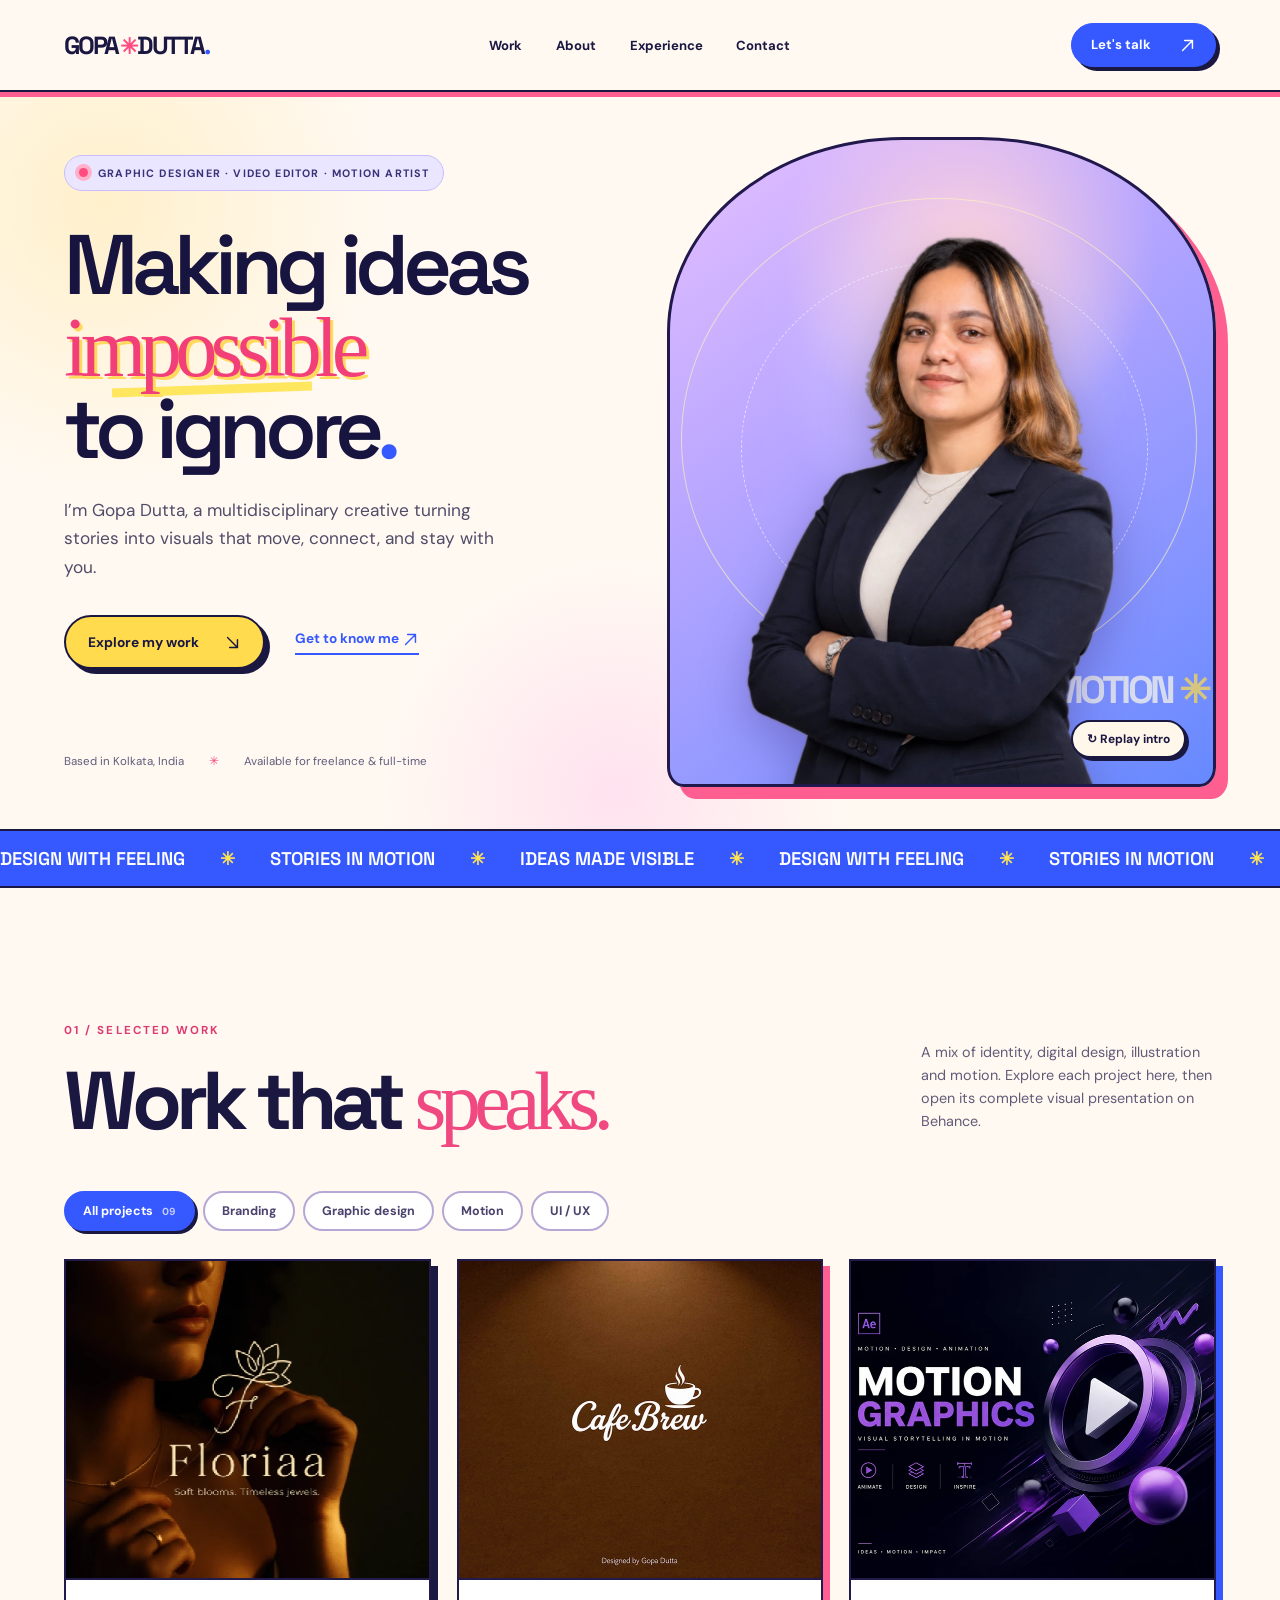
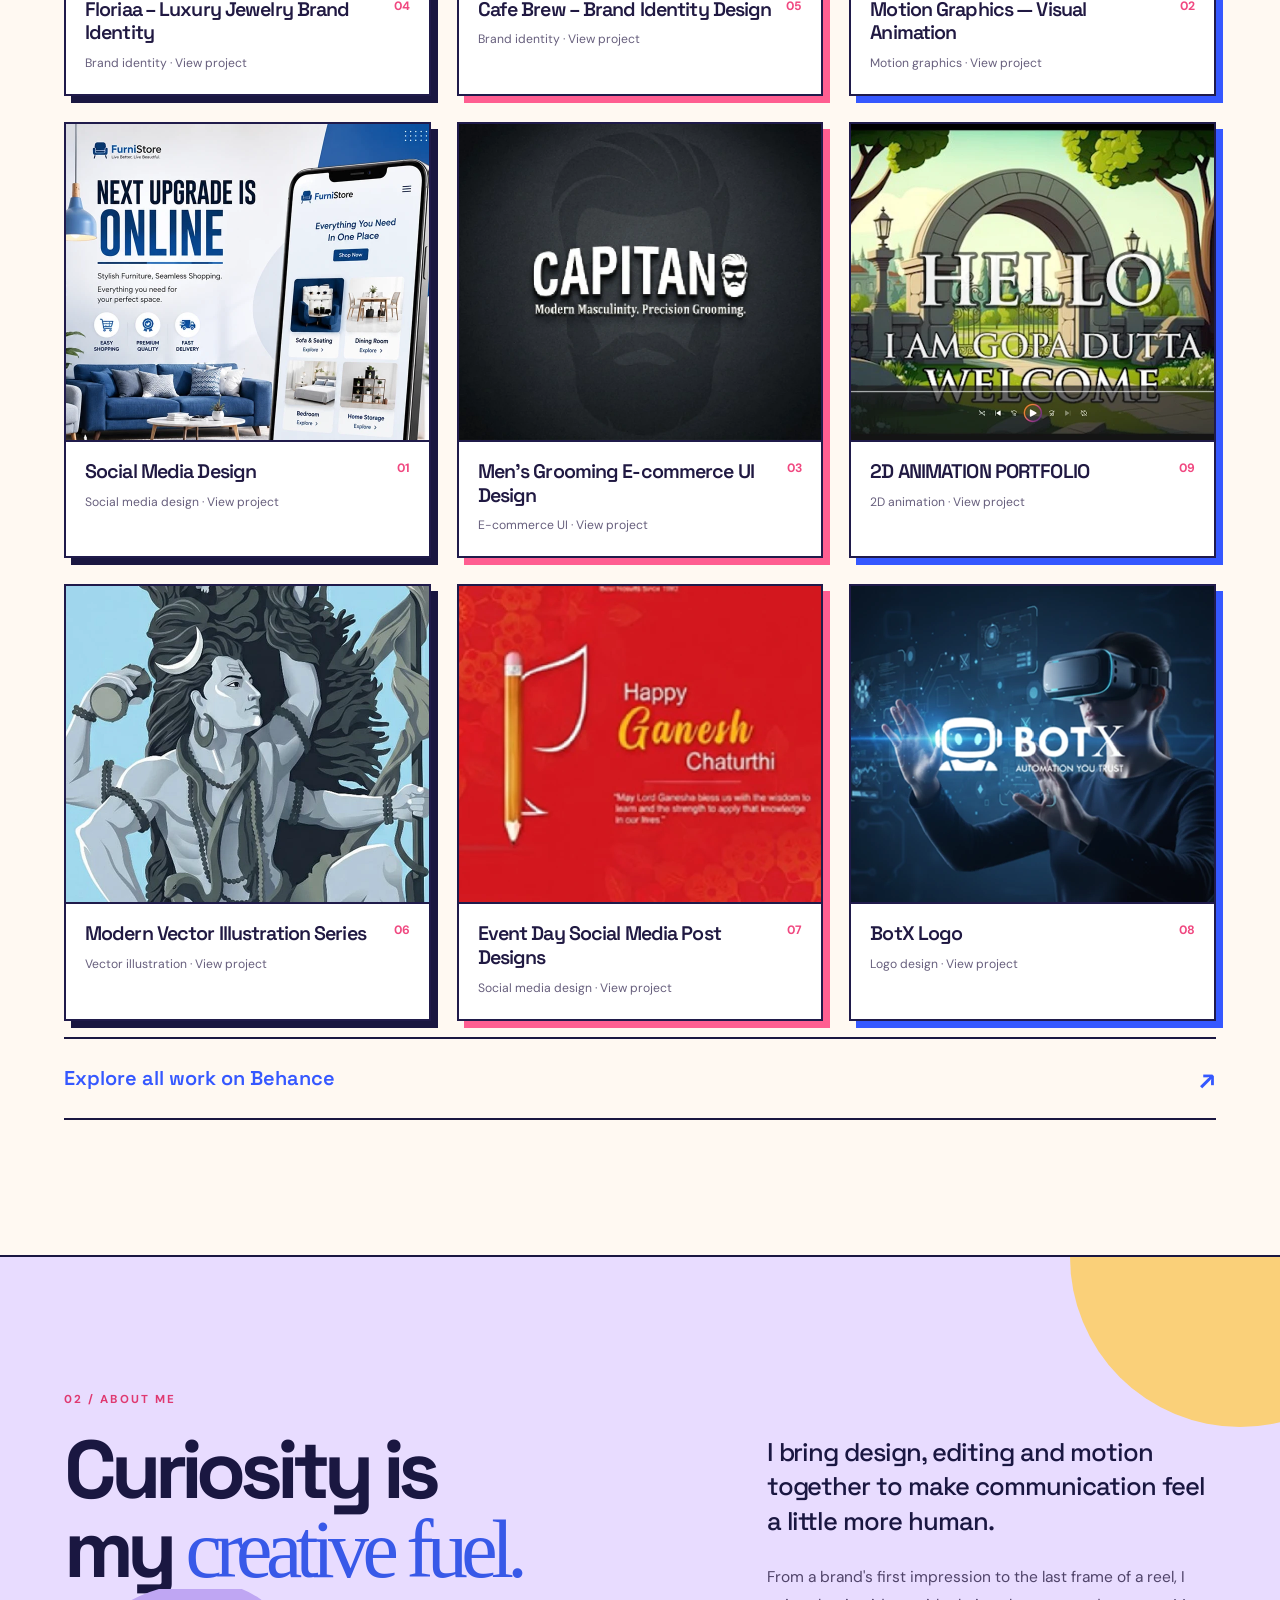
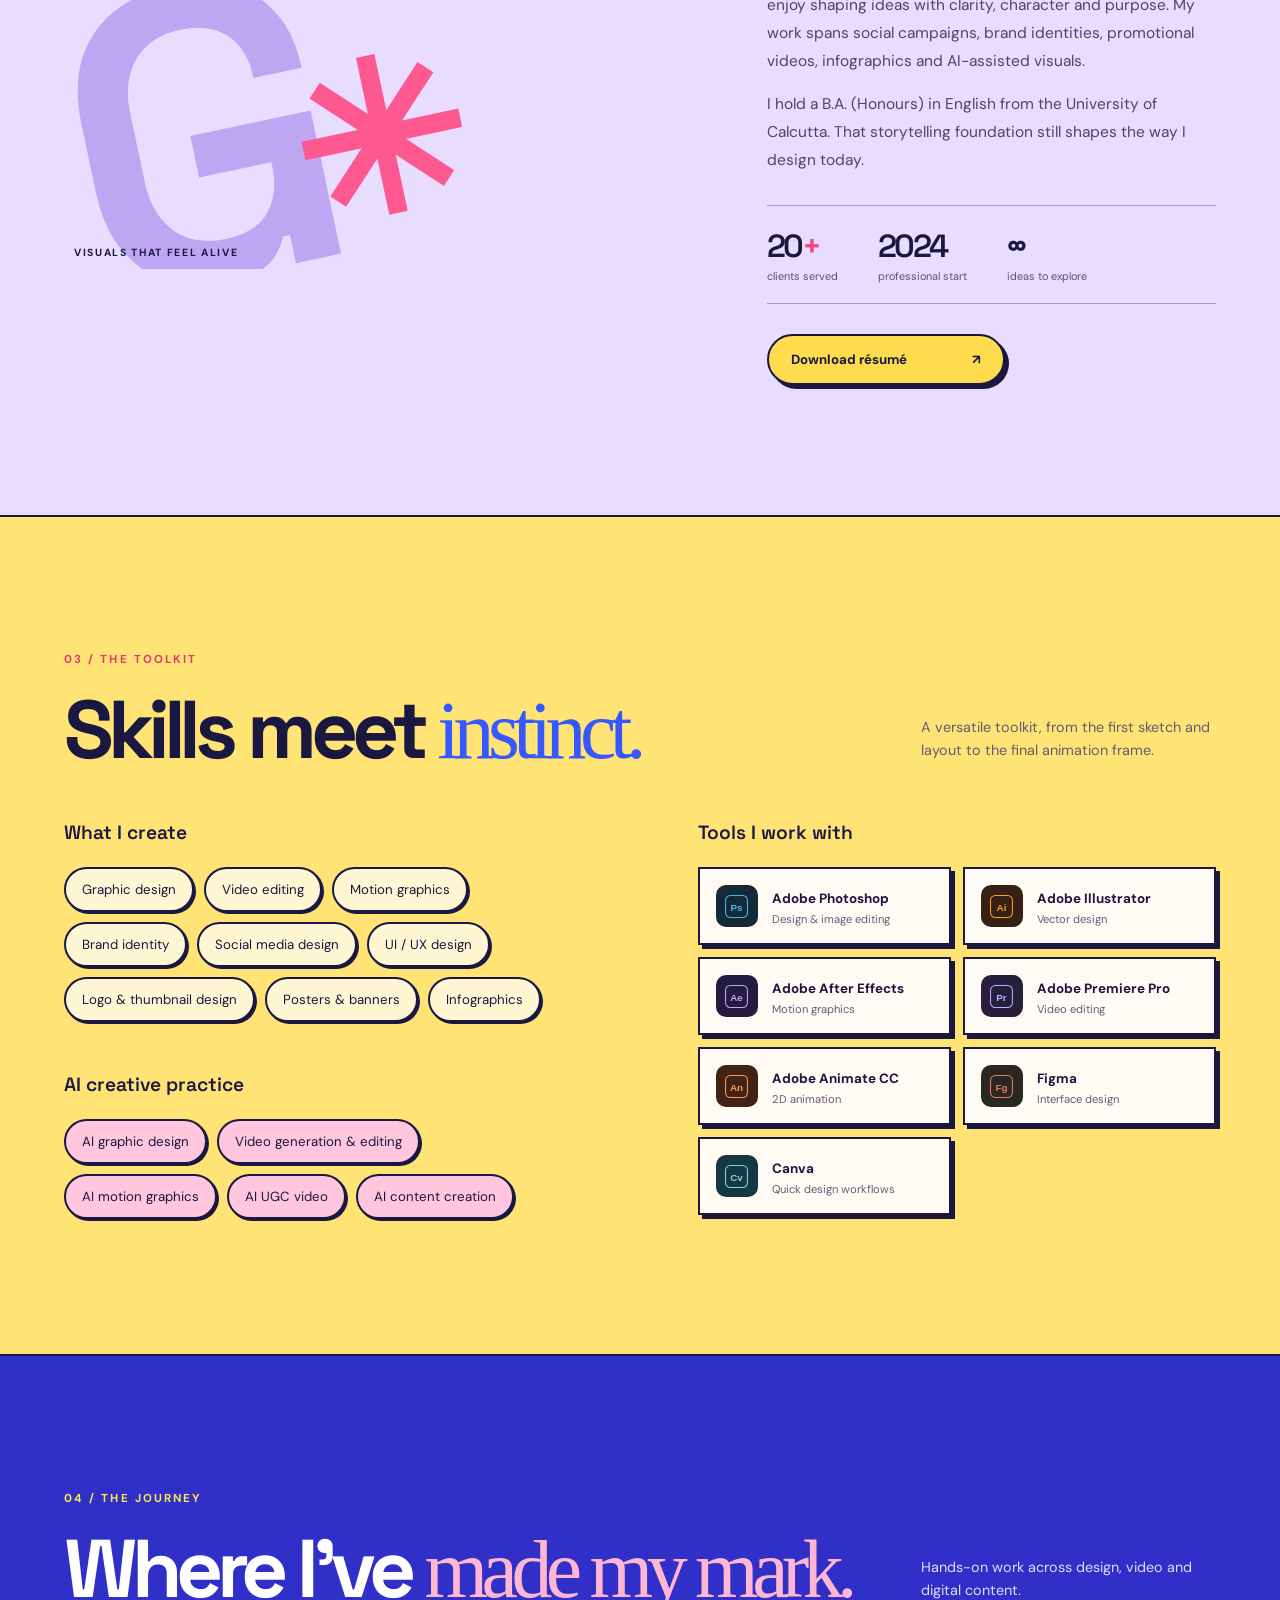
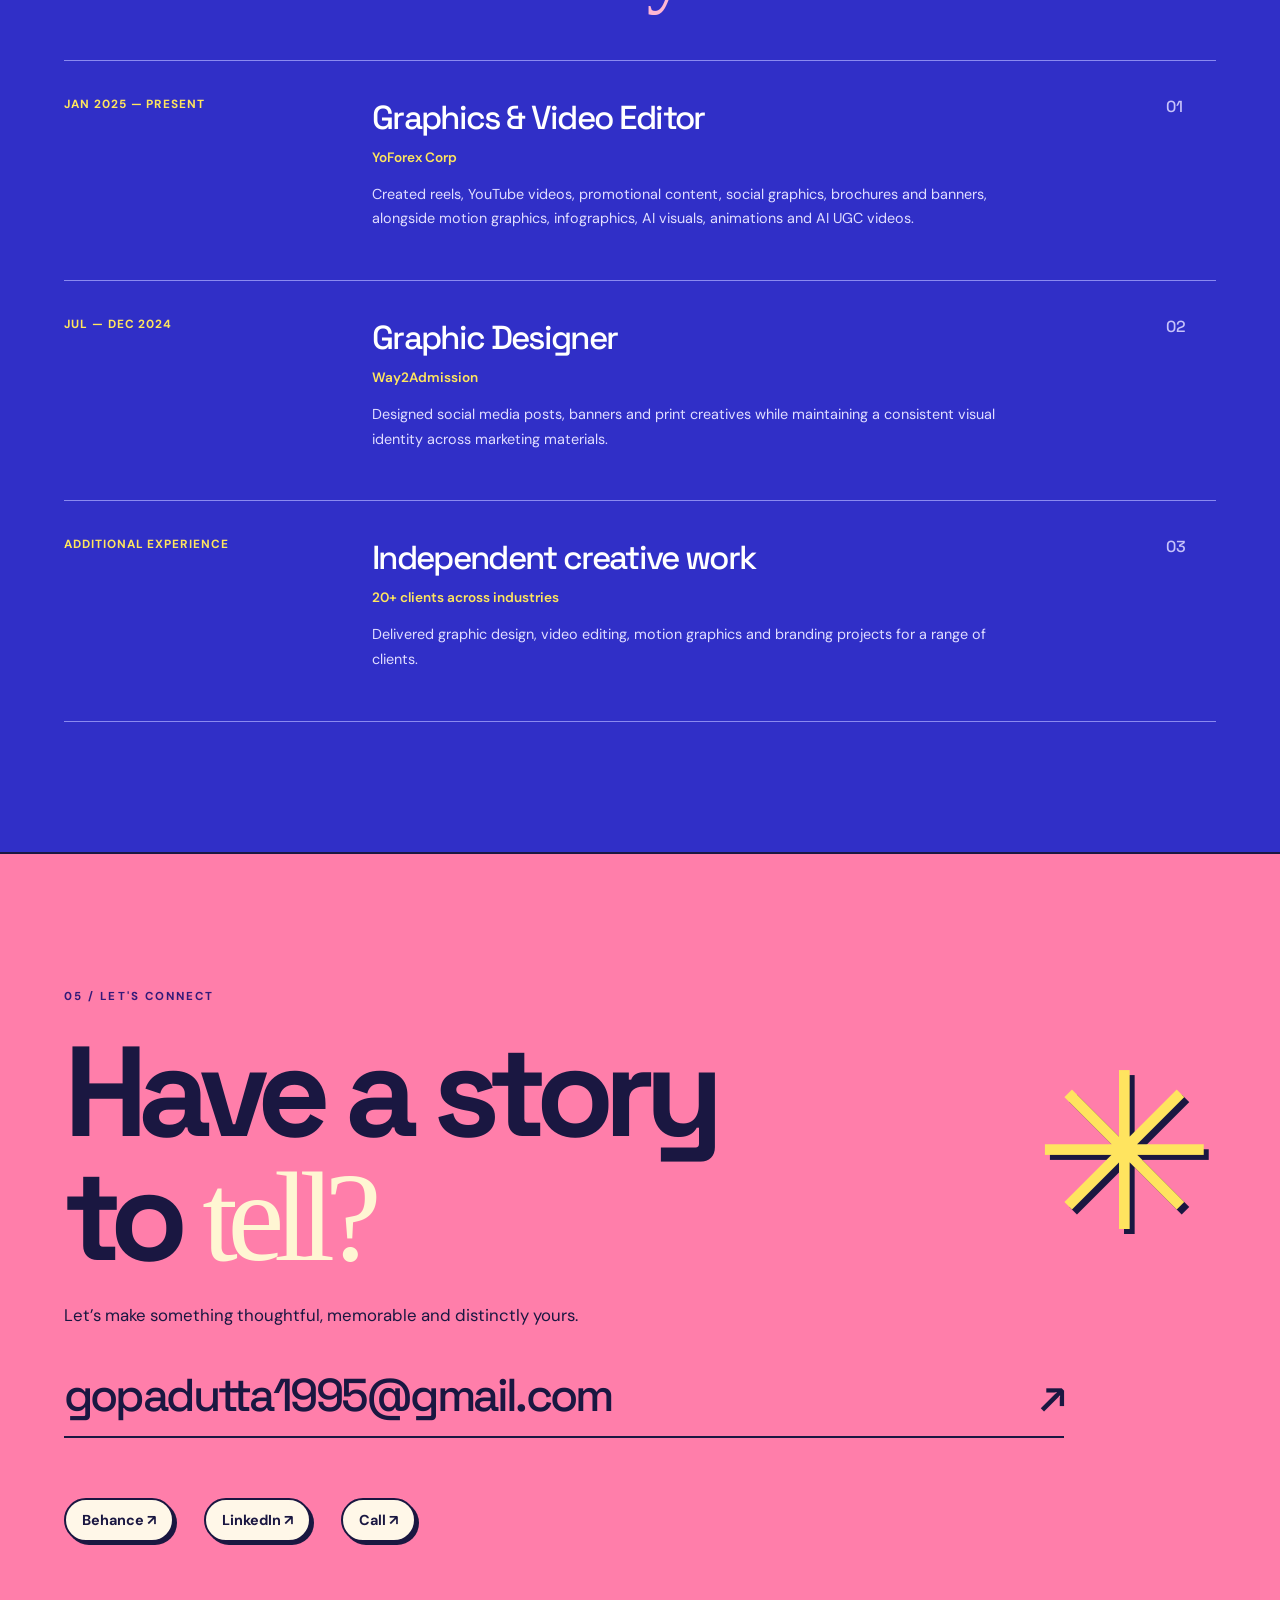
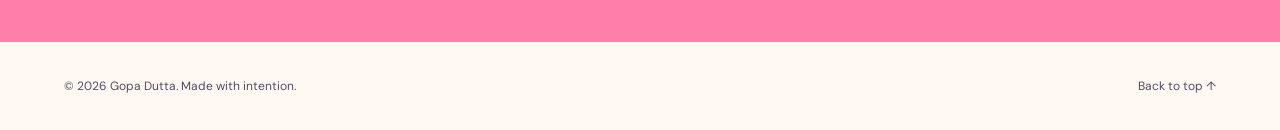
<file: index.html>
<!doctype html>
<html lang="en">
<head>
  <meta charset="utf-8"><meta name="viewport" content="width=device-width, initial-scale=1">
  <meta name="google-site-verification" content="8dxp3qezlBz4cu3q_HUj4xCM6yI3rSrGqjXY_iTsago">
  <meta name="theme-color" content="#3558ff">
  <meta name="description" content="Explore Gopa Dutta’s graphic design, branding, motion graphics and video editing portfolio. Based in Kolkata, India; available for creative projects.">
  <link rel="canonical" href="https://gopaduttaui.github.io/">
  <meta property="og:url" content="https://gopaduttaui.github.io/">
  <meta property="og:title" content="Gopa Dutta — Creative Designer"><meta property="og:description" content="Design with a point of view. Explore graphic design, motion, video and brand identity projects by Gopa Dutta.">
  <title>Gopa Dutta | Graphic Designer, Video Editor & Motion Artist in Kolkata</title>
  <meta name="robots" content="index, follow, max-image-preview:large">
  <meta property="og:type" content="website"><meta property="og:site_name" content="Gopa Dutta Portfolio"><meta property="og:image" content="https://gopaduttaui.github.io/assets/gopa-social-preview.jpg"><meta property="og:image:alt" content="Portrait of Gopa Dutta, graphic designer and video editor"><meta property="og:image:type" content="image/jpeg"><meta property="og:image:width" content="1200"><meta property="og:image:height" content="630"><meta name="twitter:card" content="summary_large_image"><meta name="twitter:image" content="https://gopaduttaui.github.io/assets/gopa-social-preview.jpg">
  <link rel="preconnect" href="https://fonts.googleapis.com"><link rel="preconnect" href="https://fonts.gstatic.com" crossorigin>
  <link href="https://fonts.googleapis.com/css2?family=DM+Sans:wght@400;500;600;700&family=Space+Grotesk:wght@400;500;600;700&display=swap" rel="stylesheet">
  <link rel="stylesheet" href="styles.css">
  <script type="application/ld+json">{"@context":"https://schema.org","@type":"Person","@id":"https://gopaduttaui.github.io/#gopa","name":"Gopa Dutta","url":"https://gopaduttaui.github.io/","image":"https://gopaduttaui.github.io/assets/gopa-portrait.webp","description":"Graphic designer, video editor and motion graphics designer based in Kolkata, India.","jobTitle":"Graphic Designer and Video Editor","homeLocation":{"@type":"Place","name":"Kolkata, India"},"sameAs":["https://www.behance.net/gopadutta","https://www.linkedin.com/in/gopadutta"]}</script>
<style>.project-info h3 a{color:inherit;text-decoration:none}.project-info h3 a:hover{text-decoration:underline}</style>
</head>
<body>
  <a class="skip" href="#work">Skip to work</a>
  <header class="site-header" id="top"><a class="wordmark" href="#top" aria-label="Gopa Dutta, home">GOPA<span class="star">✳</span>DUTTA<span class="period">.</span></a><nav aria-label="Main navigation"><a href="#work">Work</a><a href="#about">About</a><a href="#experience">Experience</a><a href="#contact">Contact</a></nav><a class="nav-cta" href="mailto:gopadutta1995@gmail.com">Let's talk <svg class="link-arrow" viewBox="0 0 24 24" aria-hidden="true"><path d="M5 19 19 5M8 5h11v11" fill="none" stroke="currentColor" stroke-width="2" stroke-linecap="round" stroke-linejoin="round"/></svg></a><button class="menu-toggle" aria-label="Open menu" aria-expanded="false">☰</button></header>
  <main>
    <section class="hero wrap" aria-labelledby="hero-title">
      <div class="hero-copy"><div class="eyebrow"><span class="signal"></span> GRAPHIC DESIGNER · VIDEO EDITOR · MOTION ARTIST</div><h1 id="hero-title">Making ideas<br><em>impossible</em><br>to ignore<span class="lime">.</span></h1><p>I’m Gopa Dutta, a multidisciplinary creative turning stories into visuals that move, connect, and stay with you.</p><div class="hero-actions"><a class="button button-lime" href="#work">Explore my work <svg class="link-arrow" viewBox="0 0 24 24" aria-hidden="true"><path d="M5 5 19 19M8 19h11V8" fill="none" stroke="currentColor" stroke-width="2" stroke-linecap="round" stroke-linejoin="round"/></svg></a><a class="text-link" href="#about">Get to know me <svg class="link-arrow" viewBox="0 0 24 24" aria-hidden="true"><path d="M5 19 19 5M8 5h11v11" fill="none" stroke="currentColor" stroke-width="2" stroke-linecap="round" stroke-linejoin="round"/></svg></a></div><div class="hero-note"><span>Based in Kolkata, India</span><span>Available for freelance & full-time</span></div></div>
      <div class="hero-art portrait-stage" aria-label="Gopa Dutta entering the frame and settling into a folded-arms pose">
        <div class="stage-orbit stage-orbit-one" aria-hidden="true"></div>
        <div class="stage-orbit stage-orbit-two" aria-hidden="true"></div>
        <div class="stage-word stage-word-top" aria-hidden="true">CREATIVE</div>
        <div class="stage-word stage-word-bottom" aria-hidden="true">IN MOTION<span>✳</span></div>
        <img class="gopa-portrait" src="assets/gopa-portrait.webp" alt="Gopa Dutta in a navy blazer, arms folded" width="1229" height="1536" fetchpriority="high">
        <button class="replay-intro" type="button" aria-label="Replay portrait entrance">↻ <span>Replay intro</span></button>
      </div>
    </section>
    <div class="ticker" aria-hidden="true"><div>DESIGN WITH FEELING <span>✳</span> STORIES IN MOTION <span>✳</span> IDEAS MADE VISIBLE <span>✳</span> DESIGN WITH FEELING <span>✳</span> STORIES IN MOTION <span>✳</span> IDEAS MADE VISIBLE <span>✳</span></div></div>
    <section id="work" class="section work-section wrap"><div class="section-head"><div><span class="kicker">01 / SELECTED WORK</span><h2>Work that <em>speaks.</em></h2></div><p>A mix of identity, digital design, illustration and motion. Explore each project here, then open its complete visual presentation on Behance.</p></div><div class="filters" role="group" aria-label="Filter projects"><button class="active" data-filter="all" aria-pressed="true">All projects <span>09</span></button><button data-filter="branding" aria-pressed="false">Branding</button><button data-filter="design" aria-pressed="false">Graphic design</button><button data-filter="motion" aria-pressed="false">Motion</button><button data-filter="ui" aria-pressed="false">UI / UX</button></div><div id="project-grid" class="project-grid"><article class="project"><a class="project-media" href="/projects/floriaa-jewelry-brand-identity.html" aria-label="View Floriaa – Luxury Jewelry Brand Identity"><img src="assets/project-4.webp" alt="Floriaa – Luxury Jewelry Brand Identity project cover" loading="lazy"><span class="project-arrow" aria-hidden="true">↗</span></a><div class="project-info"><div><h3><a href="/projects/floriaa-jewelry-brand-identity.html">Floriaa – Luxury Jewelry Brand Identity</a></h3><span>Brand identity · View project</span></div><span class="project-number">04</span></div></article><article class="project"><a class="project-media" href="/projects/cafe-brew-brand-identity.html" aria-label="View Cafe Brew – Brand Identity Design"><img src="assets/project-5.webp" alt="Cafe Brew – Brand Identity Design project cover" loading="lazy"><span class="project-arrow" aria-hidden="true">↗</span></a><div class="project-info"><div><h3><a href="/projects/cafe-brew-brand-identity.html">Cafe Brew – Brand Identity Design</a></h3><span>Brand identity · View project</span></div><span class="project-number">05</span></div></article><article class="project"><a class="project-media" href="/projects/motion-graphics.html" aria-label="View Motion Graphics — Visual Animation"><img src="assets/project-2.webp" alt="Motion Graphics — Visual Animation project cover" loading="lazy"><span class="project-arrow" aria-hidden="true">↗</span></a><div class="project-info"><div><h3><a href="/projects/motion-graphics.html">Motion Graphics — Visual Animation</a></h3><span>Motion graphics · View project</span></div><span class="project-number">02</span></div></article><article class="project"><a class="project-media" href="/projects/social-media-design.html" aria-label="View Social Media Design"><img src="assets/project-1.webp" alt="Social Media Design project cover" loading="lazy"><span class="project-arrow" aria-hidden="true">↗</span></a><div class="project-info"><div><h3><a href="/projects/social-media-design.html">Social Media Design</a></h3><span>Social media design · View project</span></div><span class="project-number">01</span></div></article><article class="project"><a class="project-media" href="/projects/mens-grooming-ecommerce-ui.html" aria-label="View Men’s Grooming E-commerce UI Design"><img src="assets/project-3.webp" alt="Men’s Grooming E-commerce UI Design project cover" loading="lazy"><span class="project-arrow" aria-hidden="true">↗</span></a><div class="project-info"><div><h3><a href="/projects/mens-grooming-ecommerce-ui.html">Men’s Grooming E-commerce UI Design</a></h3><span>UI design · View project</span></div><span class="project-number">03</span></div></article><article class="project"><a class="project-media" href="/projects/2d-animation.html" aria-label="View 2D ANIMATION PORTFOLIO"><img src="assets/project-9.webp" alt="2D ANIMATION PORTFOLIO project cover" loading="lazy"><span class="project-arrow" aria-hidden="true">↗</span></a><div class="project-info"><div><h3><a href="/projects/2d-animation.html">2D ANIMATION PORTFOLIO</a></h3><span>2D animation · View project</span></div><span class="project-number">09</span></div></article><article class="project"><a class="project-media" href="/projects/vector-illustration.html" aria-label="View Modern Vector Illustration Series"><img src="assets/project-6.webp" alt="Modern Vector Illustration Series project cover" loading="lazy"><span class="project-arrow" aria-hidden="true">↗</span></a><div class="project-info"><div><h3><a href="/projects/vector-illustration.html">Modern Vector Illustration Series</a></h3><span>Illustration · View project</span></div><span class="project-number">06</span></div></article><article class="project"><a class="project-media" href="/projects/event-day-social-posts.html" aria-label="View Event Day Social Media Post Designs"><img src="assets/project-7.webp" alt="Event Day Social Media Post Designs project cover" loading="lazy"><span class="project-arrow" aria-hidden="true">↗</span></a><div class="project-info"><div><h3><a href="/projects/event-day-social-posts.html">Event Day Social Media Post Designs</a></h3><span>Social media design · View project</span></div><span class="project-number">07</span></div></article><article class="project"><a class="project-media" href="/projects/botx-logo.html" aria-label="View BotX Logo"><img src="assets/project-8.webp" alt="BotX Logo project cover" loading="lazy"><span class="project-arrow" aria-hidden="true">↗</span></a><div class="project-info"><div><h3><a href="/projects/botx-logo.html">BotX Logo</a></h3><span>Logo design · View project</span></div><span class="project-number">08</span></div></article></div><a class="all-work" href="https://www.behance.net/gopadutta" target="_blank" rel="noopener noreferrer">Explore all work on Behance <span>↗</span></a></section>
    <section id="about" class="about-section"><div class="wrap about-grid"><div><span class="kicker">02 / ABOUT ME</span><h2>Curiosity is<br>my <em>creative fuel.</em></h2><div class="about-graphic"><span>G<span>✳</span></span><small>VISUALS THAT FEEL ALIVE</small></div></div><div class="about-copy"><p class="lead">I bring design, editing and motion together to make communication feel a little more human.</p><p>From a brand's first impression to the last frame of a reel, I enjoy shaping ideas with clarity, character and purpose. My work spans social campaigns, brand identities, promotional videos, infographics and AI-assisted visuals.</p><p>I hold a B.A. (Honours) in English from the University of Calcutta. That storytelling foundation still shapes the way I design today.</p><div class="fact-row"><div><strong>20<span>+</span></strong><small>clients served</small></div><div><strong>2024</strong><small>professional start</small></div><div><strong>∞</strong><small>ideas to explore</small></div></div><a href="assets/Gopa-Dutta-Resume.pdf" download class="outline-button">Download résumé <span>↗</span></a></div></div></section>
    <section class="section skills-section wrap" id="skills"><div class="section-head"><div><span class="kicker">03 / THE TOOLKIT</span><h2>Skills meet <em>instinct.</em></h2></div><p>A versatile toolkit, from the first sketch and layout to the final animation frame.</p></div><div class="skills-layout"><div><h3>What I create</h3><div class="expertise-list"><span>Graphic design</span><span>Video editing</span><span>Motion graphics</span><span>Brand identity</span><span>Social media design</span><span>UI / UX design</span><span>Logo & thumbnail design</span><span>Posters & banners</span><span>Infographics</span></div><h3 class="ai-title">AI creative practice</h3><div class="expertise-list ai-list"><span>AI graphic design</span><span>Video generation & editing</span><span>AI motion graphics</span><span>AI UGC video</span><span>AI content creation</span></div></div><div><h3>Tools I work with</h3><div class="tool-grid" id="tool-grid"></div></div></div></section>
    <section id="experience" class="experience-section"><div class="wrap"><div class="section-head"><div><span class="kicker">04 / THE JOURNEY</span><h2>Where I've <em>made my mark.</em></h2></div><p>Hands-on work across design, video and digital content.</p></div><div class="timeline"><article><span class="time">JAN 2025 — PRESENT</span><div><h3>Graphics & Video Editor</h3><h4>YoForex Corp</h4><p>Created reels, YouTube videos, promotional content, social graphics, brochures and banners, alongside motion graphics, infographics, AI visuals, animations and AI UGC videos.</p></div><span class="timeline-index">01</span></article><article><span class="time">JUL — DEC 2024</span><div><h3>Graphic Designer</h3><h4>Way2Admission</h4><p>Designed social media posts, banners and print creatives while maintaining a consistent visual identity across marketing materials.</p></div><span class="timeline-index">02</span></article><article><span class="time">ADDITIONAL EXPERIENCE</span><div><h3>Independent creative work</h3><h4>20+ clients across industries</h4><p>Delivered graphic design, video editing, motion graphics and branding projects for a range of clients.</p></div><span class="timeline-index">03</span></article></div></div></section>
    <section id="contact" class="contact-section"><div class="wrap"><span class="kicker">05 / LET'S CONNECT</span><div class="contact-heading"><h2>Have a story<br>to <em>tell?</em></h2><div class="asterisk" aria-hidden="true">✳</div></div><p>Let’s make something thoughtful, memorable and distinctly yours.</p><a class="email-link" href="mailto:gopadutta1995@gmail.com">gopadutta1995@gmail.com <span>↗</span></a><div class="contact-links"><a href="https://www.behance.net/gopadutta" target="_blank" rel="noopener noreferrer">Behance ↗</a><a href="https://www.linkedin.com/in/gopadutta" target="_blank" rel="noopener noreferrer">LinkedIn ↗</a><a href="tel:+919836851947">Call ↗</a></div></div></section>
  </main>
  <footer class="footer wrap"><span>© <span id="year"></span> Gopa Dutta. Made with intention.</span><a href="#top">Back to top ↑</a></footer>
  <script src="projects.js"></script><script src="script.js?v=seo-20261110"></script>
</body></html>
</file>
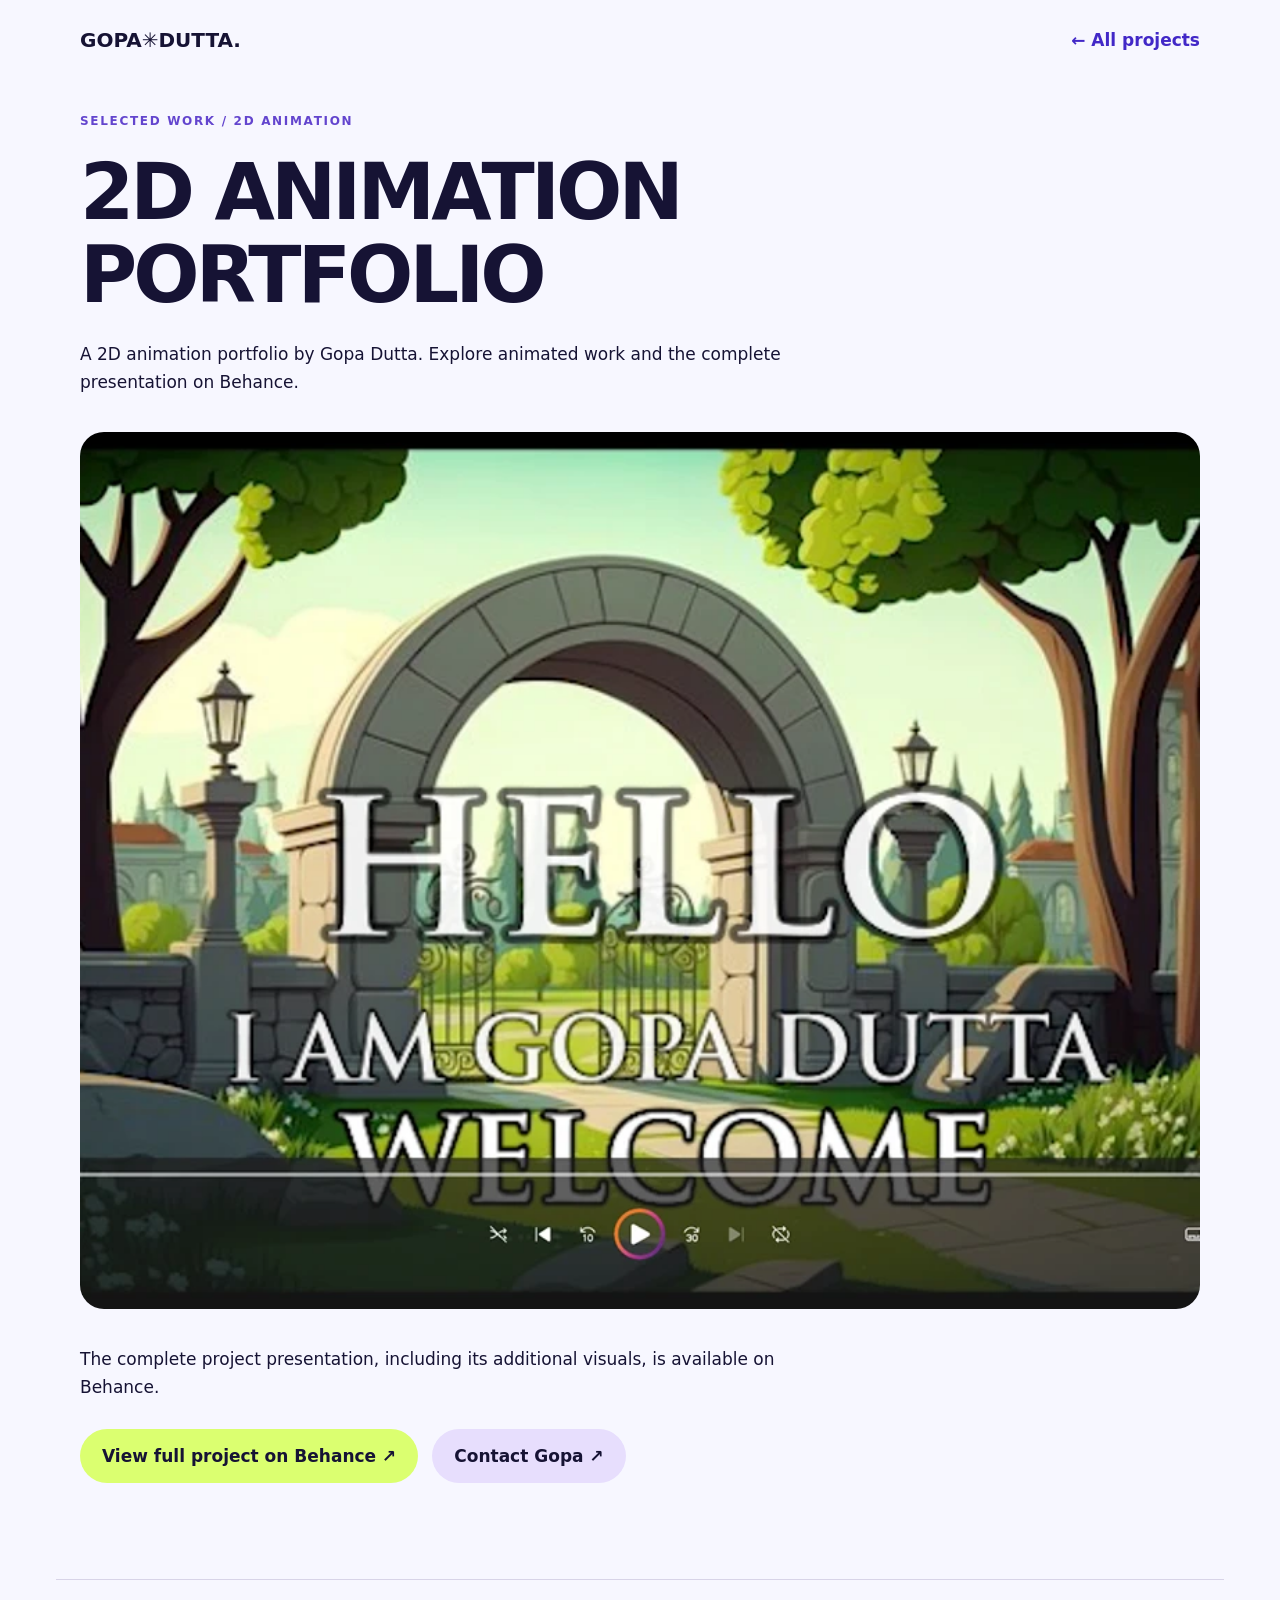
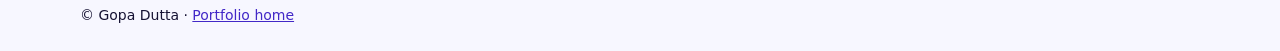
<file: projects/2d-animation.html>
<!doctype html><html lang="en"><head><meta charset="utf-8"><meta name="viewport" content="width=device-width, initial-scale=1"><meta name="theme-color" content="#3558ff"><title>2D ANIMATION PORTFOLIO | Gopa Dutta Portfolio</title><meta name="description" content="A 2D animation portfolio by Gopa Dutta. Explore animated work and the complete presentation on Behance."><meta name="robots" content="index, follow, max-image-preview:large"><link rel="canonical" href="https://gopaduttaui.github.io/projects/2d-animation.html"><meta property="og:type" content="article"><meta property="og:title" content="2D ANIMATION PORTFOLIO | Gopa Dutta"><meta property="og:description" content="A 2D animation portfolio by Gopa Dutta. Explore animated work and the complete presentation on Behance."><meta property="og:url" content="https://gopaduttaui.github.io/projects/2d-animation.html"><meta property="og:image" content="https://gopaduttaui.github.io/assets/project-9.webp"><meta name="twitter:card" content="summary_large_image"><script type="application/ld+json">{"@context":"https://schema.org","@type":"CreativeWork","name":"2D ANIMATION PORTFOLIO","description":"A 2D animation portfolio by Gopa Dutta. Explore animated work and the complete presentation on Behance.","url":"https://gopaduttaui.github.io/projects/2d-animation.html","image":"https://gopaduttaui.github.io/assets/project-9.webp","creator":{"@id":"https://gopaduttaui.github.io/#gopa"},"sameAs":"https://www.behance.net/gallery/194345889/2D-ANIMATION-PORTFOLIO"}</script><style>body{margin:0;background:#f7f7ff;color:#161334;font:17px/1.65 system-ui,-apple-system,sans-serif}header,main,footer{max-width:1120px;margin:auto;padding:24px}header{display:flex;justify-content:space-between;align-items:center}a{color:#4228c7}header a{text-decoration:none;font-weight:700}.brand{font-size:20px;color:#161334}.eyebrow{font-size:12px;letter-spacing:.14em;text-transform:uppercase;font-weight:800;color:#6345ce}h1{font-size:clamp(38px,7vw,78px);line-height:1.06;letter-spacing:-.05em;margin:18px 0 24px;max-width:950px}p{max-width:720px}figure{margin:36px 0;background:#e5dfff;border-radius:24px;overflow:hidden}img{display:block;width:100%;height:auto}.actions{display:flex;flex-wrap:wrap;gap:14px;margin:28px 0 72px}.button{display:inline-block;background:#dbff70;color:#161334;padding:13px 22px;border-radius:100px;text-decoration:none;font-weight:750}.secondary{background:#e7defd}footer{border-top:1px solid #d8d4e8;font-size:14px}</style></head><body><header><a class="brand" href="/">GOPA✳DUTTA.</a><a href="/#work">← All projects</a></header><main><span class="eyebrow">Selected work / 2D animation</span><h1>2D ANIMATION PORTFOLIO</h1><p>A 2D animation portfolio by Gopa Dutta. Explore animated work and the complete presentation on Behance.</p><figure><img src="/assets/project-9.webp" alt="2D ANIMATION PORTFOLIO cover artwork by Gopa Dutta" width="1200" height="900"></figure><p>The complete project presentation, including its additional visuals, is available on Behance.</p><div class="actions"><a class="button" href="https://www.behance.net/gallery/194345889/2D-ANIMATION-PORTFOLIO" target="_blank" rel="noopener noreferrer">View full project on Behance ↗</a><a class="button secondary" href="/#contact">Contact Gopa ↗</a></div></main><footer>© Gopa Dutta · <a href="/">Portfolio home</a></footer></body></html>
</file>
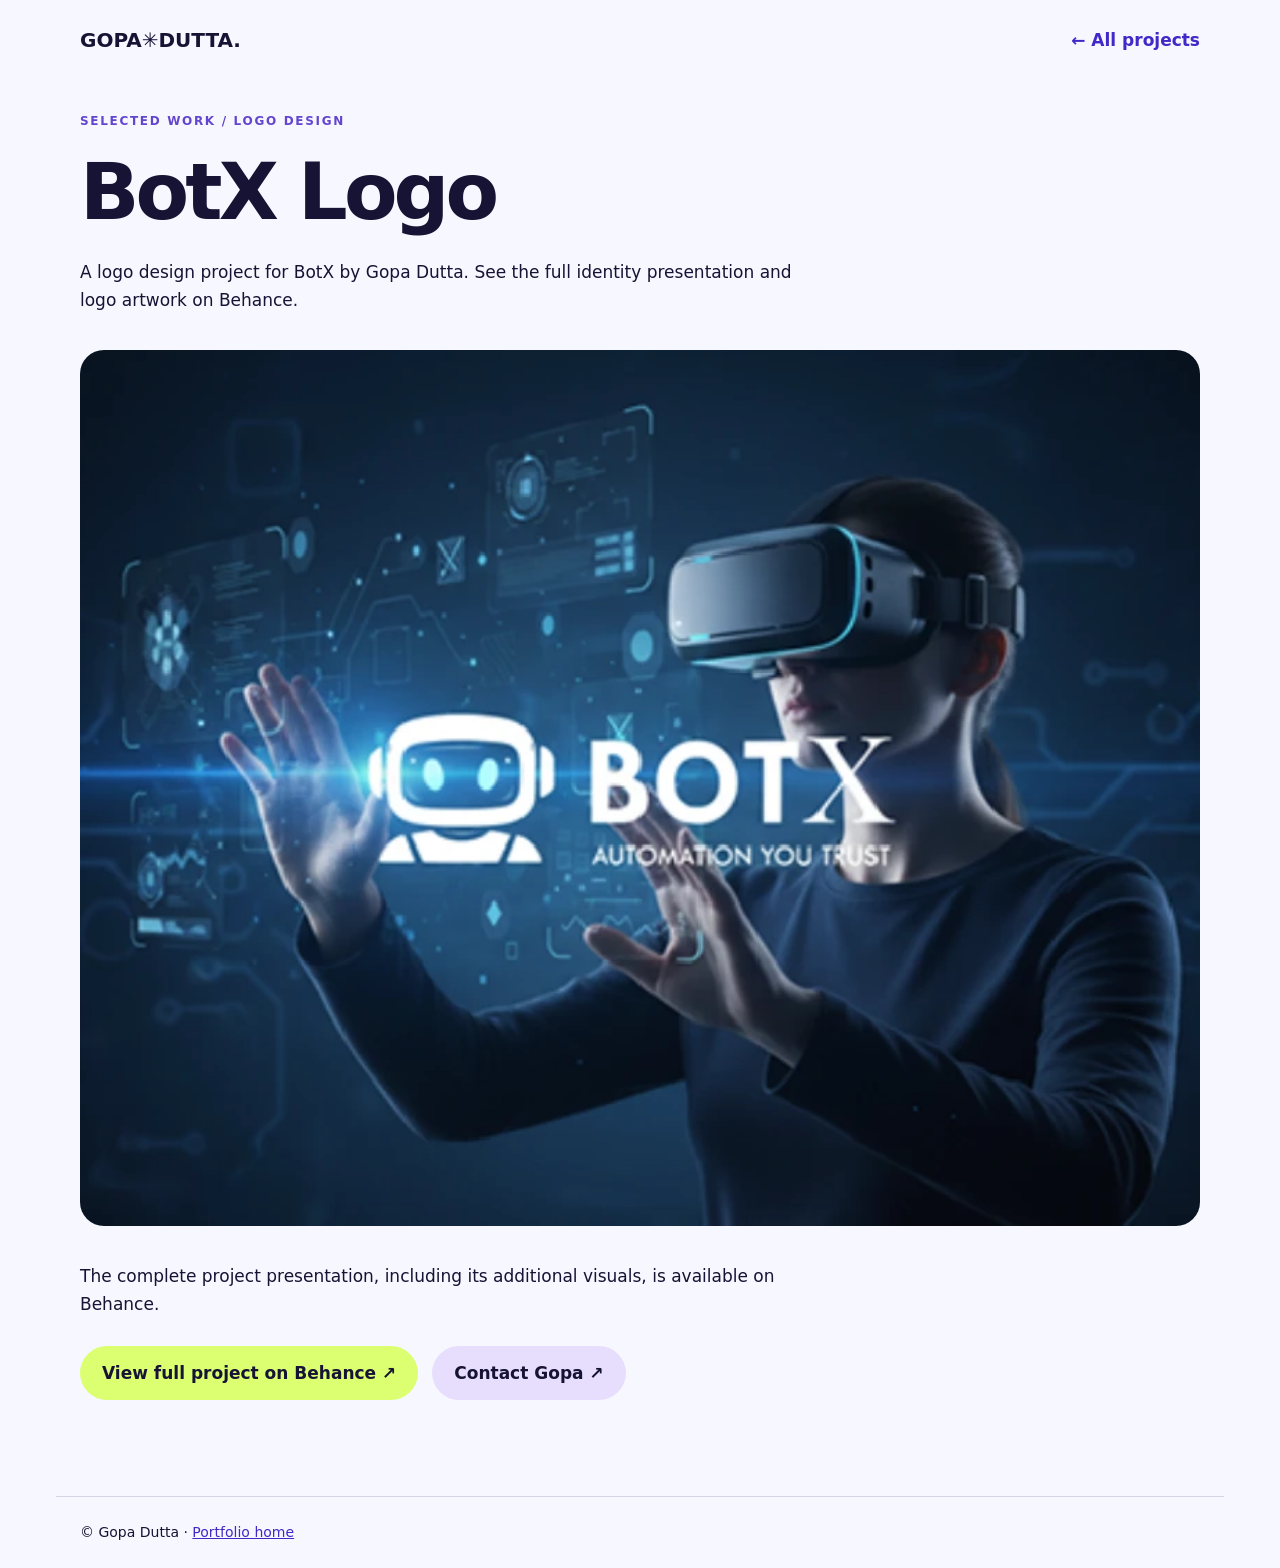
<file: projects/botx-logo.html>
<!doctype html><html lang="en"><head><meta charset="utf-8"><meta name="viewport" content="width=device-width, initial-scale=1"><meta name="theme-color" content="#3558ff"><title>BotX Logo | Gopa Dutta Portfolio</title><meta name="description" content="A logo design project for BotX by Gopa Dutta. See the full identity presentation and logo artwork on Behance."><meta name="robots" content="index, follow, max-image-preview:large"><link rel="canonical" href="https://gopaduttaui.github.io/projects/botx-logo.html"><meta property="og:type" content="article"><meta property="og:title" content="BotX Logo | Gopa Dutta"><meta property="og:description" content="A logo design project for BotX by Gopa Dutta. See the full identity presentation and logo artwork on Behance."><meta property="og:url" content="https://gopaduttaui.github.io/projects/botx-logo.html"><meta property="og:image" content="https://gopaduttaui.github.io/assets/project-8.webp"><meta name="twitter:card" content="summary_large_image"><script type="application/ld+json">{"@context":"https://schema.org","@type":"CreativeWork","name":"BotX Logo","description":"A logo design project for BotX by Gopa Dutta. See the full identity presentation and logo artwork on Behance.","url":"https://gopaduttaui.github.io/projects/botx-logo.html","image":"https://gopaduttaui.github.io/assets/project-8.webp","creator":{"@id":"https://gopaduttaui.github.io/#gopa"},"sameAs":"https://www.behance.net/gallery/242771853/BotX-Logo"}</script><style>body{margin:0;background:#f7f7ff;color:#161334;font:17px/1.65 system-ui,-apple-system,sans-serif}header,main,footer{max-width:1120px;margin:auto;padding:24px}header{display:flex;justify-content:space-between;align-items:center}a{color:#4228c7}header a{text-decoration:none;font-weight:700}.brand{font-size:20px;color:#161334}.eyebrow{font-size:12px;letter-spacing:.14em;text-transform:uppercase;font-weight:800;color:#6345ce}h1{font-size:clamp(38px,7vw,78px);line-height:1.06;letter-spacing:-.05em;margin:18px 0 24px;max-width:950px}p{max-width:720px}figure{margin:36px 0;background:#e5dfff;border-radius:24px;overflow:hidden}img{display:block;width:100%;height:auto}.actions{display:flex;flex-wrap:wrap;gap:14px;margin:28px 0 72px}.button{display:inline-block;background:#dbff70;color:#161334;padding:13px 22px;border-radius:100px;text-decoration:none;font-weight:750}.secondary{background:#e7defd}footer{border-top:1px solid #d8d4e8;font-size:14px}</style></head><body><header><a class="brand" href="/">GOPA✳DUTTA.</a><a href="/#work">← All projects</a></header><main><span class="eyebrow">Selected work / Logo design</span><h1>BotX Logo</h1><p>A logo design project for BotX by Gopa Dutta. See the full identity presentation and logo artwork on Behance.</p><figure><img src="/assets/project-8.webp" alt="BotX Logo cover artwork by Gopa Dutta" width="1200" height="900"></figure><p>The complete project presentation, including its additional visuals, is available on Behance.</p><div class="actions"><a class="button" href="https://www.behance.net/gallery/242771853/BotX-Logo" target="_blank" rel="noopener noreferrer">View full project on Behance ↗</a><a class="button secondary" href="/#contact">Contact Gopa ↗</a></div></main><footer>© Gopa Dutta · <a href="/">Portfolio home</a></footer></body></html>
</file>
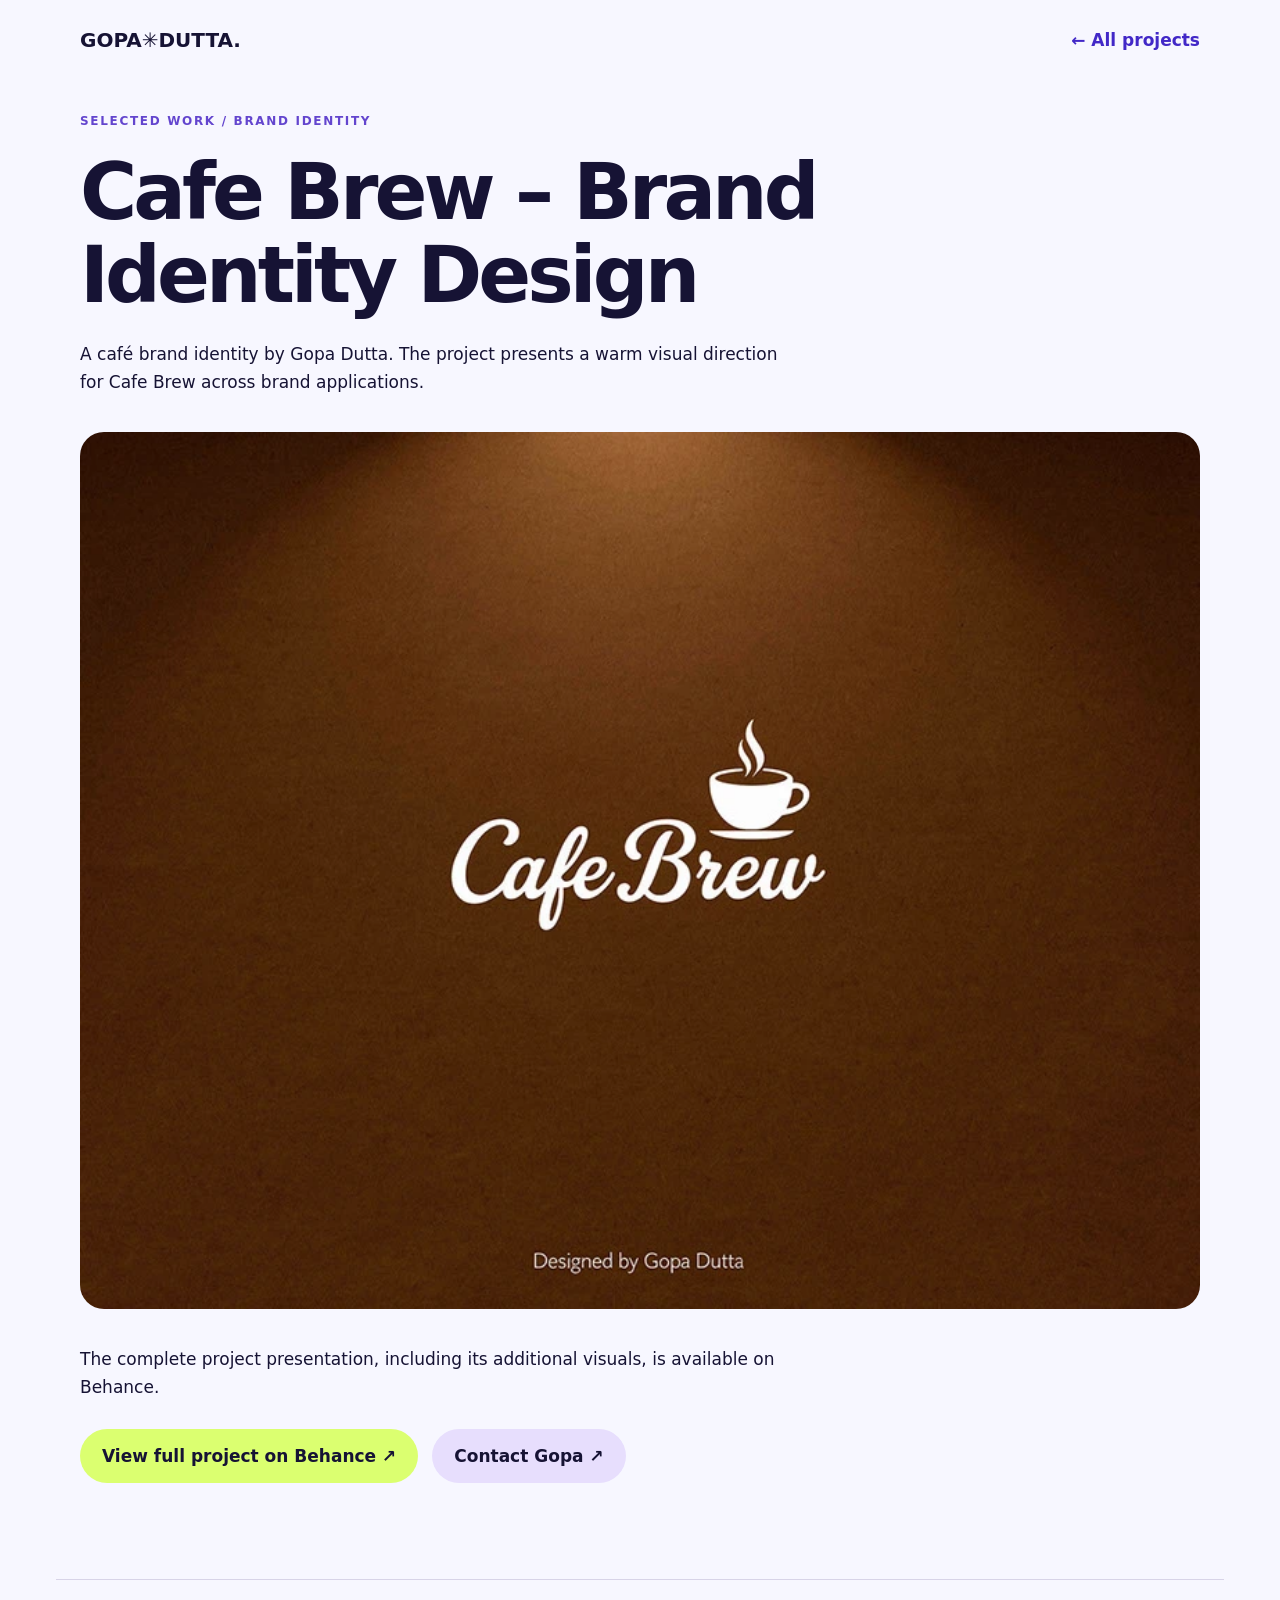
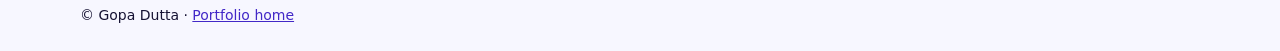
<file: projects/cafe-brew-brand-identity.html>
<!doctype html><html lang="en"><head><meta charset="utf-8"><meta name="viewport" content="width=device-width, initial-scale=1"><meta name="theme-color" content="#3558ff"><title>Cafe Brew – Brand Identity Design | Gopa Dutta Portfolio</title><meta name="description" content="A café brand identity by Gopa Dutta. The project presents a warm visual direction for Cafe Brew across brand applications."><meta name="robots" content="index, follow, max-image-preview:large"><link rel="canonical" href="https://gopaduttaui.github.io/projects/cafe-brew-brand-identity.html"><meta property="og:type" content="article"><meta property="og:title" content="Cafe Brew – Brand Identity Design | Gopa Dutta"><meta property="og:description" content="A café brand identity by Gopa Dutta. The project presents a warm visual direction for Cafe Brew across brand applications."><meta property="og:url" content="https://gopaduttaui.github.io/projects/cafe-brew-brand-identity.html"><meta property="og:image" content="https://gopaduttaui.github.io/assets/project-5.webp"><meta name="twitter:card" content="summary_large_image"><script type="application/ld+json">{"@context":"https://schema.org","@type":"CreativeWork","name":"Cafe Brew – Brand Identity Design","description":"A café brand identity by Gopa Dutta. The project presents a warm visual direction for Cafe Brew across brand applications.","url":"https://gopaduttaui.github.io/projects/cafe-brew-brand-identity.html","image":"https://gopaduttaui.github.io/assets/project-5.webp","creator":{"@id":"https://gopaduttaui.github.io/#gopa"},"sameAs":"https://www.behance.net/gallery/243272337/Cafe-Brew-Brand-Identity-Design"}</script><style>body{margin:0;background:#f7f7ff;color:#161334;font:17px/1.65 system-ui,-apple-system,sans-serif}header,main,footer{max-width:1120px;margin:auto;padding:24px}header{display:flex;justify-content:space-between;align-items:center}a{color:#4228c7}header a{text-decoration:none;font-weight:700}.brand{font-size:20px;color:#161334}.eyebrow{font-size:12px;letter-spacing:.14em;text-transform:uppercase;font-weight:800;color:#6345ce}h1{font-size:clamp(38px,7vw,78px);line-height:1.06;letter-spacing:-.05em;margin:18px 0 24px;max-width:950px}p{max-width:720px}figure{margin:36px 0;background:#e5dfff;border-radius:24px;overflow:hidden}img{display:block;width:100%;height:auto}.actions{display:flex;flex-wrap:wrap;gap:14px;margin:28px 0 72px}.button{display:inline-block;background:#dbff70;color:#161334;padding:13px 22px;border-radius:100px;text-decoration:none;font-weight:750}.secondary{background:#e7defd}footer{border-top:1px solid #d8d4e8;font-size:14px}</style></head><body><header><a class="brand" href="/">GOPA✳DUTTA.</a><a href="/#work">← All projects</a></header><main><span class="eyebrow">Selected work / Brand identity</span><h1>Cafe Brew – Brand Identity Design</h1><p>A café brand identity by Gopa Dutta. The project presents a warm visual direction for Cafe Brew across brand applications.</p><figure><img src="/assets/project-5.webp" alt="Cafe Brew – Brand Identity Design cover artwork by Gopa Dutta" width="1200" height="900"></figure><p>The complete project presentation, including its additional visuals, is available on Behance.</p><div class="actions"><a class="button" href="https://www.behance.net/gallery/243272337/Cafe-Brew-Brand-Identity-Design" target="_blank" rel="noopener noreferrer">View full project on Behance ↗</a><a class="button secondary" href="/#contact">Contact Gopa ↗</a></div></main><footer>© Gopa Dutta · <a href="/">Portfolio home</a></footer></body></html>
</file>
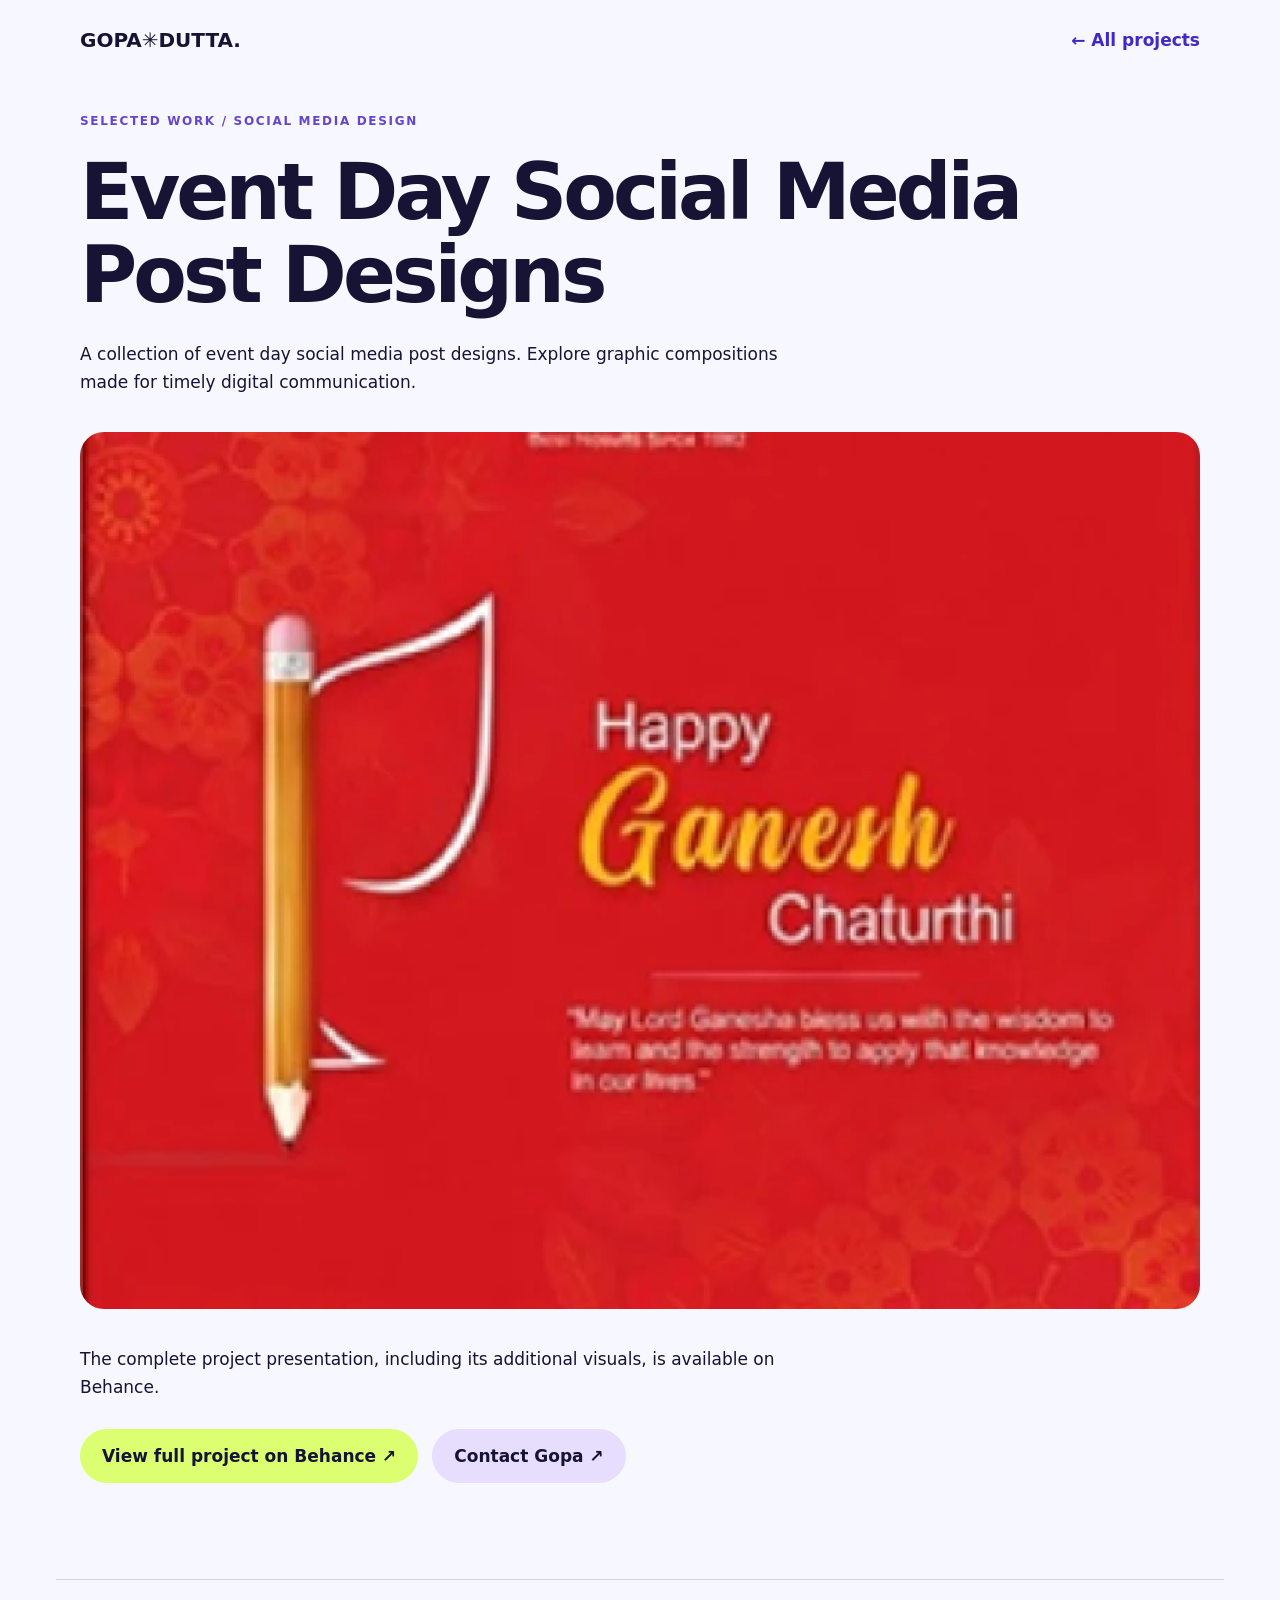
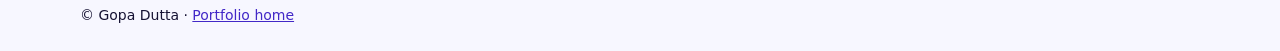
<file: projects/event-day-social-posts.html>
<!doctype html><html lang="en"><head><meta charset="utf-8"><meta name="viewport" content="width=device-width, initial-scale=1"><meta name="theme-color" content="#3558ff"><title>Event Day Social Media Post Designs | Gopa Dutta Portfolio</title><meta name="description" content="A collection of event day social media post designs. Explore graphic compositions made for timely digital communication."><meta name="robots" content="index, follow, max-image-preview:large"><link rel="canonical" href="https://gopaduttaui.github.io/projects/event-day-social-posts.html"><meta property="og:type" content="article"><meta property="og:title" content="Event Day Social Media Post Designs | Gopa Dutta"><meta property="og:description" content="A collection of event day social media post designs. Explore graphic compositions made for timely digital communication."><meta property="og:url" content="https://gopaduttaui.github.io/projects/event-day-social-posts.html"><meta property="og:image" content="https://gopaduttaui.github.io/assets/project-7.webp"><meta name="twitter:card" content="summary_large_image"><script type="application/ld+json">{"@context":"https://schema.org","@type":"CreativeWork","name":"Event Day Social Media Post Designs","description":"A collection of event day social media post designs. Explore graphic compositions made for timely digital communication.","url":"https://gopaduttaui.github.io/projects/event-day-social-posts.html","image":"https://gopaduttaui.github.io/assets/project-7.webp","creator":{"@id":"https://gopaduttaui.github.io/#gopa"},"sameAs":"https://www.behance.net/gallery/242775549/Event-Day-Social-Media-Post-Designs"}</script><style>body{margin:0;background:#f7f7ff;color:#161334;font:17px/1.65 system-ui,-apple-system,sans-serif}header,main,footer{max-width:1120px;margin:auto;padding:24px}header{display:flex;justify-content:space-between;align-items:center}a{color:#4228c7}header a{text-decoration:none;font-weight:700}.brand{font-size:20px;color:#161334}.eyebrow{font-size:12px;letter-spacing:.14em;text-transform:uppercase;font-weight:800;color:#6345ce}h1{font-size:clamp(38px,7vw,78px);line-height:1.06;letter-spacing:-.05em;margin:18px 0 24px;max-width:950px}p{max-width:720px}figure{margin:36px 0;background:#e5dfff;border-radius:24px;overflow:hidden}img{display:block;width:100%;height:auto}.actions{display:flex;flex-wrap:wrap;gap:14px;margin:28px 0 72px}.button{display:inline-block;background:#dbff70;color:#161334;padding:13px 22px;border-radius:100px;text-decoration:none;font-weight:750}.secondary{background:#e7defd}footer{border-top:1px solid #d8d4e8;font-size:14px}</style></head><body><header><a class="brand" href="/">GOPA✳DUTTA.</a><a href="/#work">← All projects</a></header><main><span class="eyebrow">Selected work / Social media design</span><h1>Event Day Social Media Post Designs</h1><p>A collection of event day social media post designs. Explore graphic compositions made for timely digital communication.</p><figure><img src="/assets/project-7.webp" alt="Event Day Social Media Post Designs cover artwork by Gopa Dutta" width="1200" height="900"></figure><p>The complete project presentation, including its additional visuals, is available on Behance.</p><div class="actions"><a class="button" href="https://www.behance.net/gallery/242775549/Event-Day-Social-Media-Post-Designs" target="_blank" rel="noopener noreferrer">View full project on Behance ↗</a><a class="button secondary" href="/#contact">Contact Gopa ↗</a></div></main><footer>© Gopa Dutta · <a href="/">Portfolio home</a></footer></body></html>
</file>
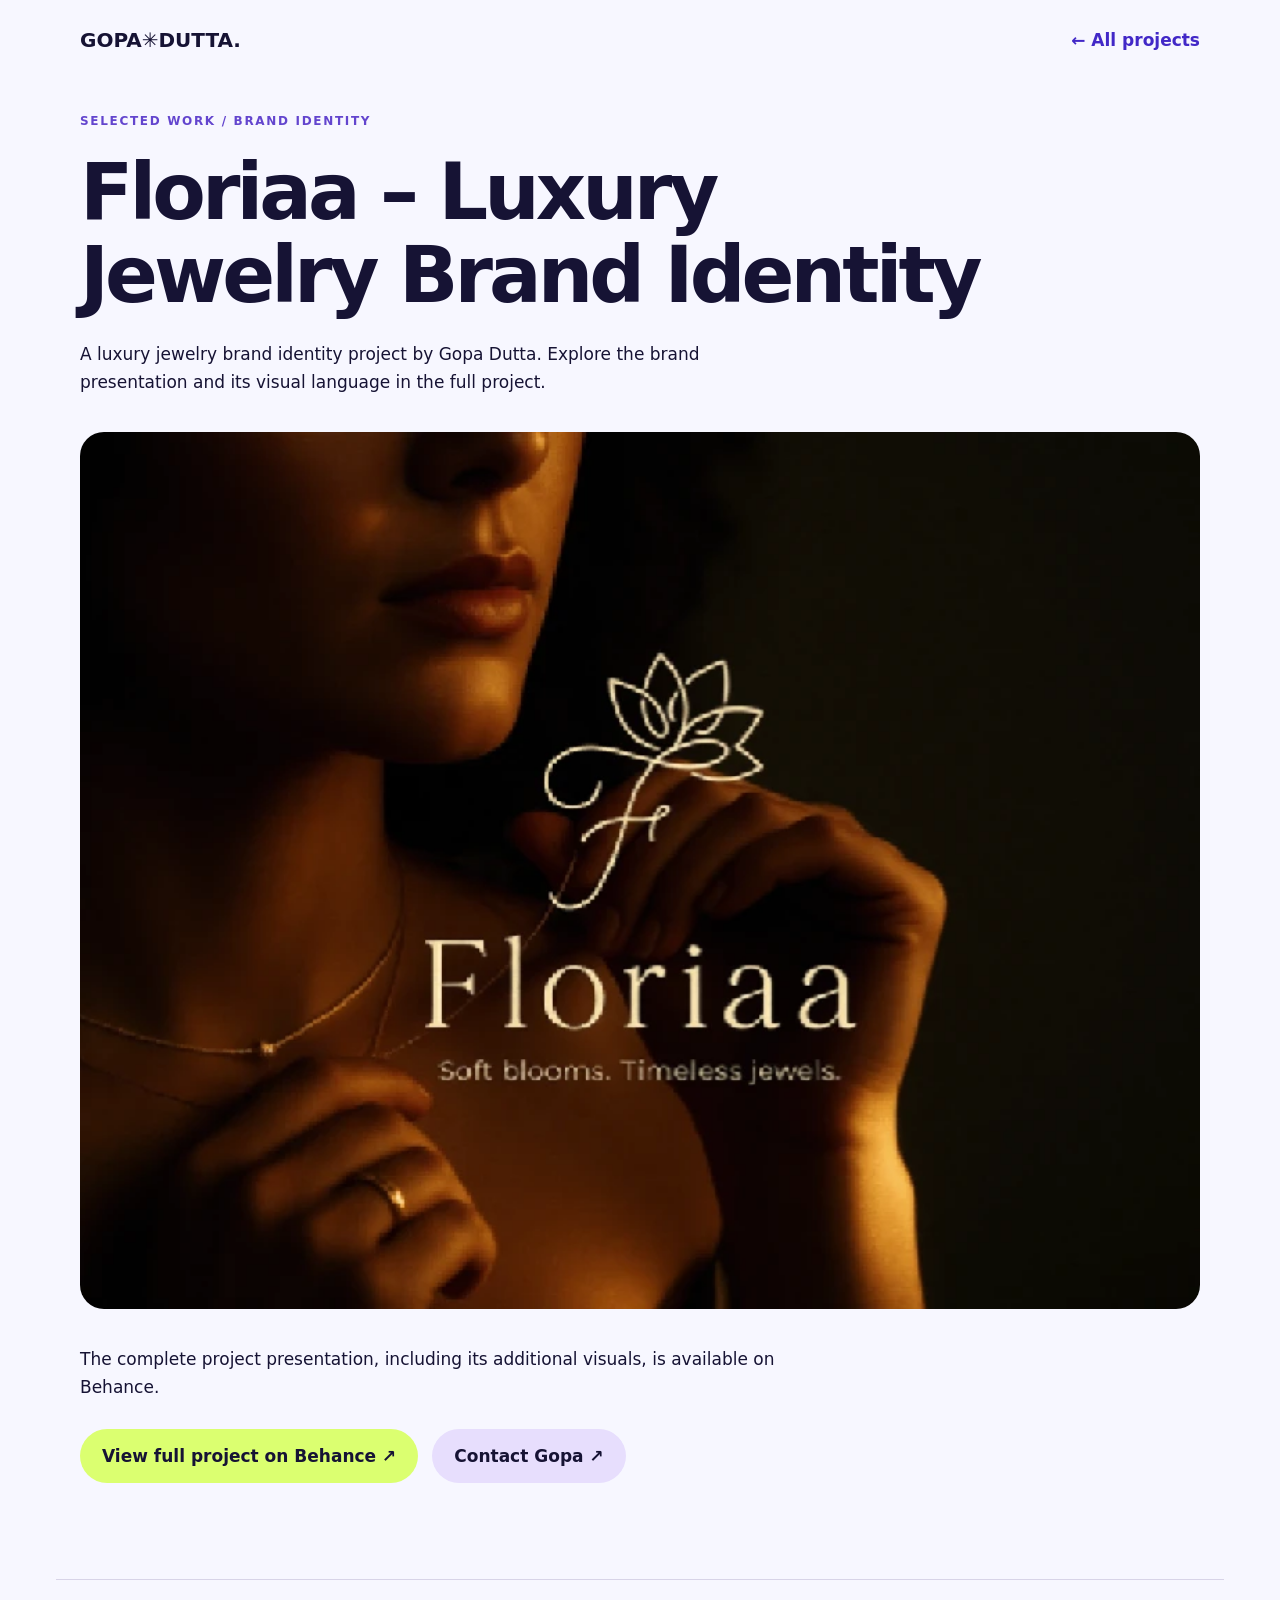
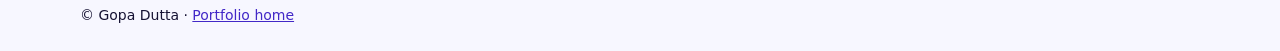
<file: projects/floriaa-jewelry-brand-identity.html>
<!doctype html><html lang="en"><head><meta charset="utf-8"><meta name="viewport" content="width=device-width, initial-scale=1"><meta name="theme-color" content="#3558ff"><title>Floriaa – Luxury Jewelry Brand Identity | Gopa Dutta Portfolio</title><meta name="description" content="A luxury jewelry brand identity project by Gopa Dutta. Explore the brand presentation and its visual language in the full project."><meta name="robots" content="index, follow, max-image-preview:large"><link rel="canonical" href="https://gopaduttaui.github.io/projects/floriaa-jewelry-brand-identity.html"><meta property="og:type" content="article"><meta property="og:title" content="Floriaa – Luxury Jewelry Brand Identity | Gopa Dutta"><meta property="og:description" content="A luxury jewelry brand identity project by Gopa Dutta. Explore the brand presentation and its visual language in the full project."><meta property="og:url" content="https://gopaduttaui.github.io/projects/floriaa-jewelry-brand-identity.html"><meta property="og:image" content="https://gopaduttaui.github.io/assets/project-4.webp"><meta name="twitter:card" content="summary_large_image"><script type="application/ld+json">{"@context":"https://schema.org","@type":"CreativeWork","name":"Floriaa – Luxury Jewelry Brand Identity","description":"A luxury jewelry brand identity project by Gopa Dutta. Explore the brand presentation and its visual language in the full project.","url":"https://gopaduttaui.github.io/projects/floriaa-jewelry-brand-identity.html","image":"https://gopaduttaui.github.io/assets/project-4.webp","creator":{"@id":"https://gopaduttaui.github.io/#gopa"},"sameAs":"https://www.behance.net/gallery/243751775/Floriaa-Luxury-Jewelry-Brand-Identity"}</script><style>body{margin:0;background:#f7f7ff;color:#161334;font:17px/1.65 system-ui,-apple-system,sans-serif}header,main,footer{max-width:1120px;margin:auto;padding:24px}header{display:flex;justify-content:space-between;align-items:center}a{color:#4228c7}header a{text-decoration:none;font-weight:700}.brand{font-size:20px;color:#161334}.eyebrow{font-size:12px;letter-spacing:.14em;text-transform:uppercase;font-weight:800;color:#6345ce}h1{font-size:clamp(38px,7vw,78px);line-height:1.06;letter-spacing:-.05em;margin:18px 0 24px;max-width:950px}p{max-width:720px}figure{margin:36px 0;background:#e5dfff;border-radius:24px;overflow:hidden}img{display:block;width:100%;height:auto}.actions{display:flex;flex-wrap:wrap;gap:14px;margin:28px 0 72px}.button{display:inline-block;background:#dbff70;color:#161334;padding:13px 22px;border-radius:100px;text-decoration:none;font-weight:750}.secondary{background:#e7defd}footer{border-top:1px solid #d8d4e8;font-size:14px}</style></head><body><header><a class="brand" href="/">GOPA✳DUTTA.</a><a href="/#work">← All projects</a></header><main><span class="eyebrow">Selected work / Brand identity</span><h1>Floriaa – Luxury Jewelry Brand Identity</h1><p>A luxury jewelry brand identity project by Gopa Dutta. Explore the brand presentation and its visual language in the full project.</p><figure><img src="/assets/project-4.webp" alt="Floriaa – Luxury Jewelry Brand Identity cover artwork by Gopa Dutta" width="1200" height="900"></figure><p>The complete project presentation, including its additional visuals, is available on Behance.</p><div class="actions"><a class="button" href="https://www.behance.net/gallery/243751775/Floriaa-Luxury-Jewelry-Brand-Identity" target="_blank" rel="noopener noreferrer">View full project on Behance ↗</a><a class="button secondary" href="/#contact">Contact Gopa ↗</a></div></main><footer>© Gopa Dutta · <a href="/">Portfolio home</a></footer></body></html>
</file>
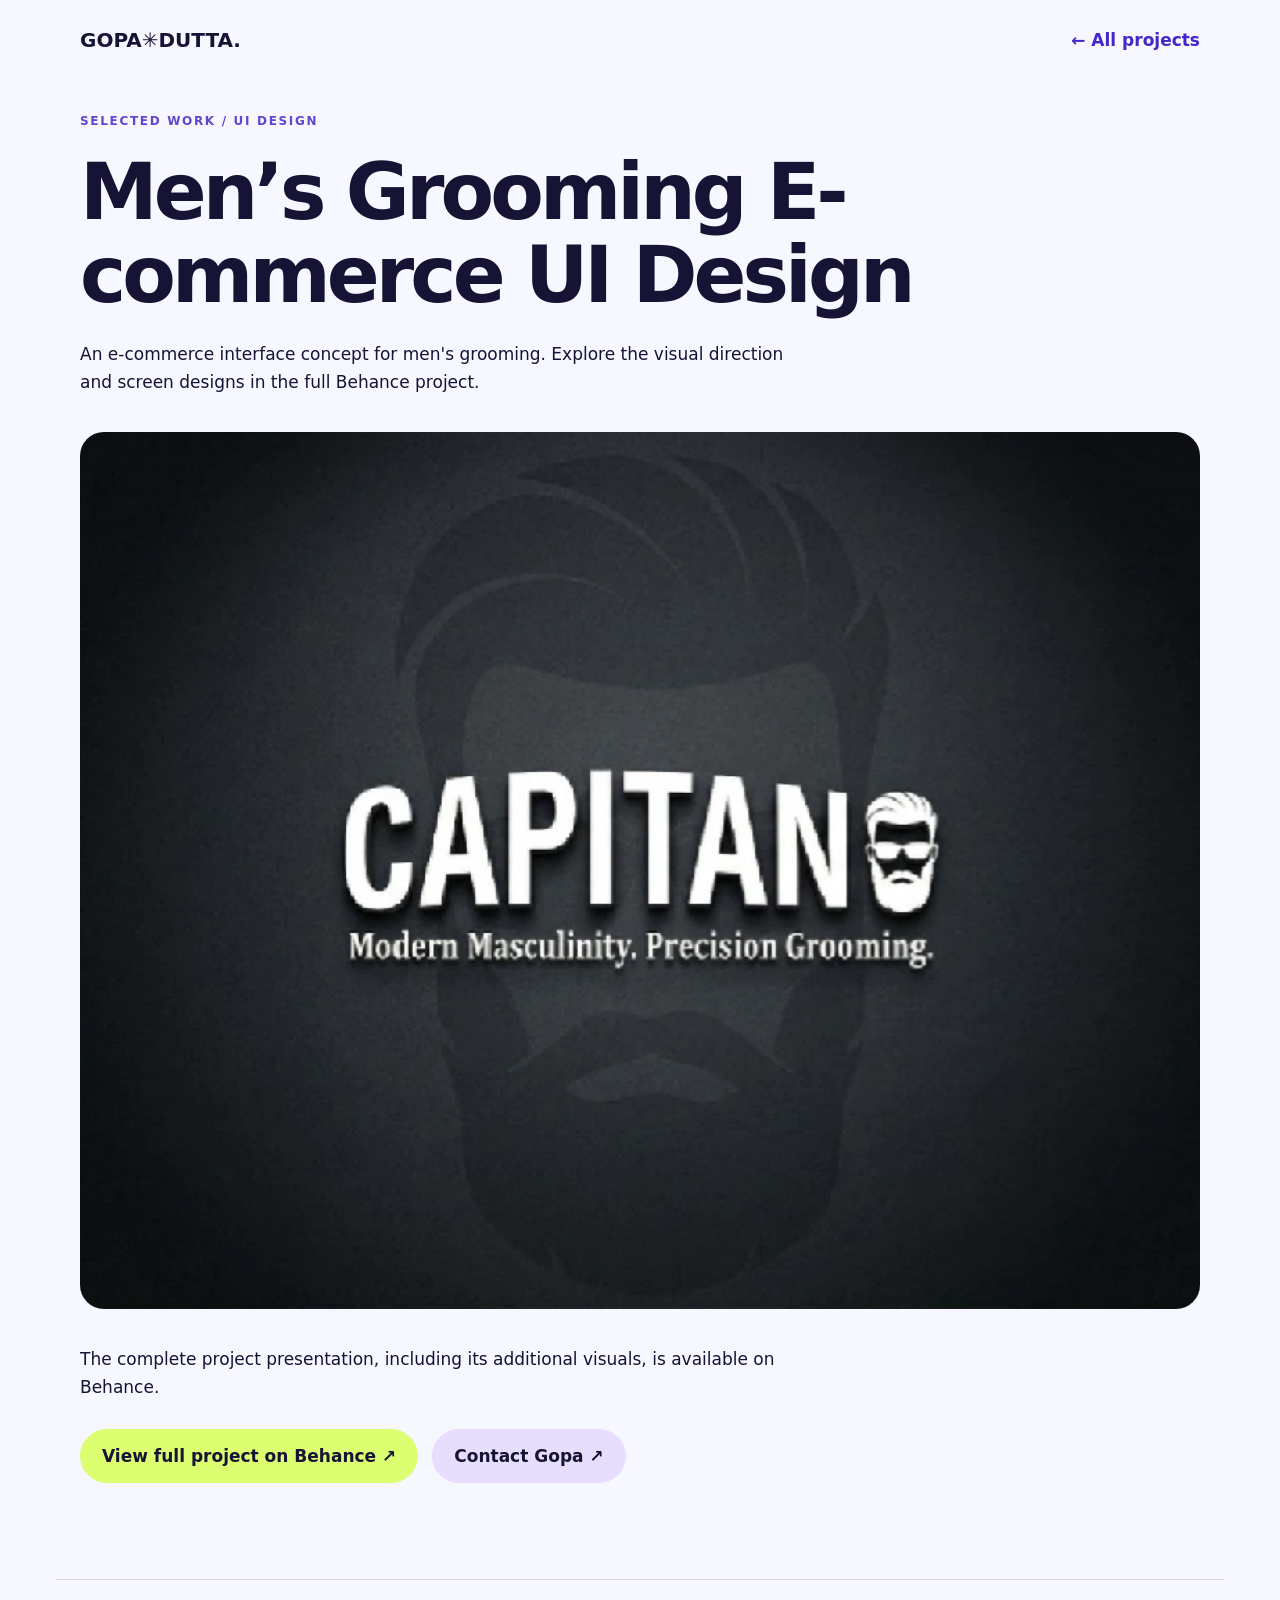
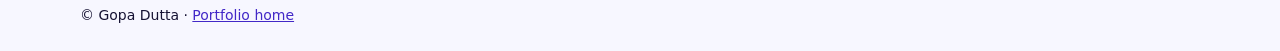
<file: projects/mens-grooming-ecommerce-ui.html>
<!doctype html><html lang="en"><head><meta charset="utf-8"><meta name="viewport" content="width=device-width, initial-scale=1"><meta name="theme-color" content="#3558ff"><title>Men’s Grooming E-commerce UI Design | Gopa Dutta Portfolio</title><meta name="description" content="An e-commerce interface concept for men's grooming. Explore the visual direction and screen designs in the full Behance project."><meta name="robots" content="index, follow, max-image-preview:large"><link rel="canonical" href="https://gopaduttaui.github.io/projects/mens-grooming-ecommerce-ui.html"><meta property="og:type" content="article"><meta property="og:title" content="Men’s Grooming E-commerce UI Design | Gopa Dutta"><meta property="og:description" content="An e-commerce interface concept for men's grooming. Explore the visual direction and screen designs in the full Behance project."><meta property="og:url" content="https://gopaduttaui.github.io/projects/mens-grooming-ecommerce-ui.html"><meta property="og:image" content="https://gopaduttaui.github.io/assets/project-3.webp"><meta name="twitter:card" content="summary_large_image"><script type="application/ld+json">{"@context":"https://schema.org","@type":"CreativeWork","name":"Men’s Grooming E-commerce UI Design","description":"An e-commerce interface concept for men's grooming. Explore the visual direction and screen designs in the full Behance project.","url":"https://gopaduttaui.github.io/projects/mens-grooming-ecommerce-ui.html","image":"https://gopaduttaui.github.io/assets/project-3.webp","creator":{"@id":"https://gopaduttaui.github.io/#gopa"},"sameAs":"https://www.behance.net/gallery/244133067/Mens-Grooming-E-commerce-UI-Design"}</script><style>body{margin:0;background:#f7f7ff;color:#161334;font:17px/1.65 system-ui,-apple-system,sans-serif}header,main,footer{max-width:1120px;margin:auto;padding:24px}header{display:flex;justify-content:space-between;align-items:center}a{color:#4228c7}header a{text-decoration:none;font-weight:700}.brand{font-size:20px;color:#161334}.eyebrow{font-size:12px;letter-spacing:.14em;text-transform:uppercase;font-weight:800;color:#6345ce}h1{font-size:clamp(38px,7vw,78px);line-height:1.06;letter-spacing:-.05em;margin:18px 0 24px;max-width:950px}p{max-width:720px}figure{margin:36px 0;background:#e5dfff;border-radius:24px;overflow:hidden}img{display:block;width:100%;height:auto}.actions{display:flex;flex-wrap:wrap;gap:14px;margin:28px 0 72px}.button{display:inline-block;background:#dbff70;color:#161334;padding:13px 22px;border-radius:100px;text-decoration:none;font-weight:750}.secondary{background:#e7defd}footer{border-top:1px solid #d8d4e8;font-size:14px}</style></head><body><header><a class="brand" href="/">GOPA✳DUTTA.</a><a href="/#work">← All projects</a></header><main><span class="eyebrow">Selected work / UI design</span><h1>Men’s Grooming E-commerce UI Design</h1><p>An e-commerce interface concept for men's grooming. Explore the visual direction and screen designs in the full Behance project.</p><figure><img src="/assets/project-3.webp" alt="Men’s Grooming E-commerce UI Design cover artwork by Gopa Dutta" width="1200" height="900"></figure><p>The complete project presentation, including its additional visuals, is available on Behance.</p><div class="actions"><a class="button" href="https://www.behance.net/gallery/244133067/Mens-Grooming-E-commerce-UI-Design" target="_blank" rel="noopener noreferrer">View full project on Behance ↗</a><a class="button secondary" href="/#contact">Contact Gopa ↗</a></div></main><footer>© Gopa Dutta · <a href="/">Portfolio home</a></footer></body></html>
</file>
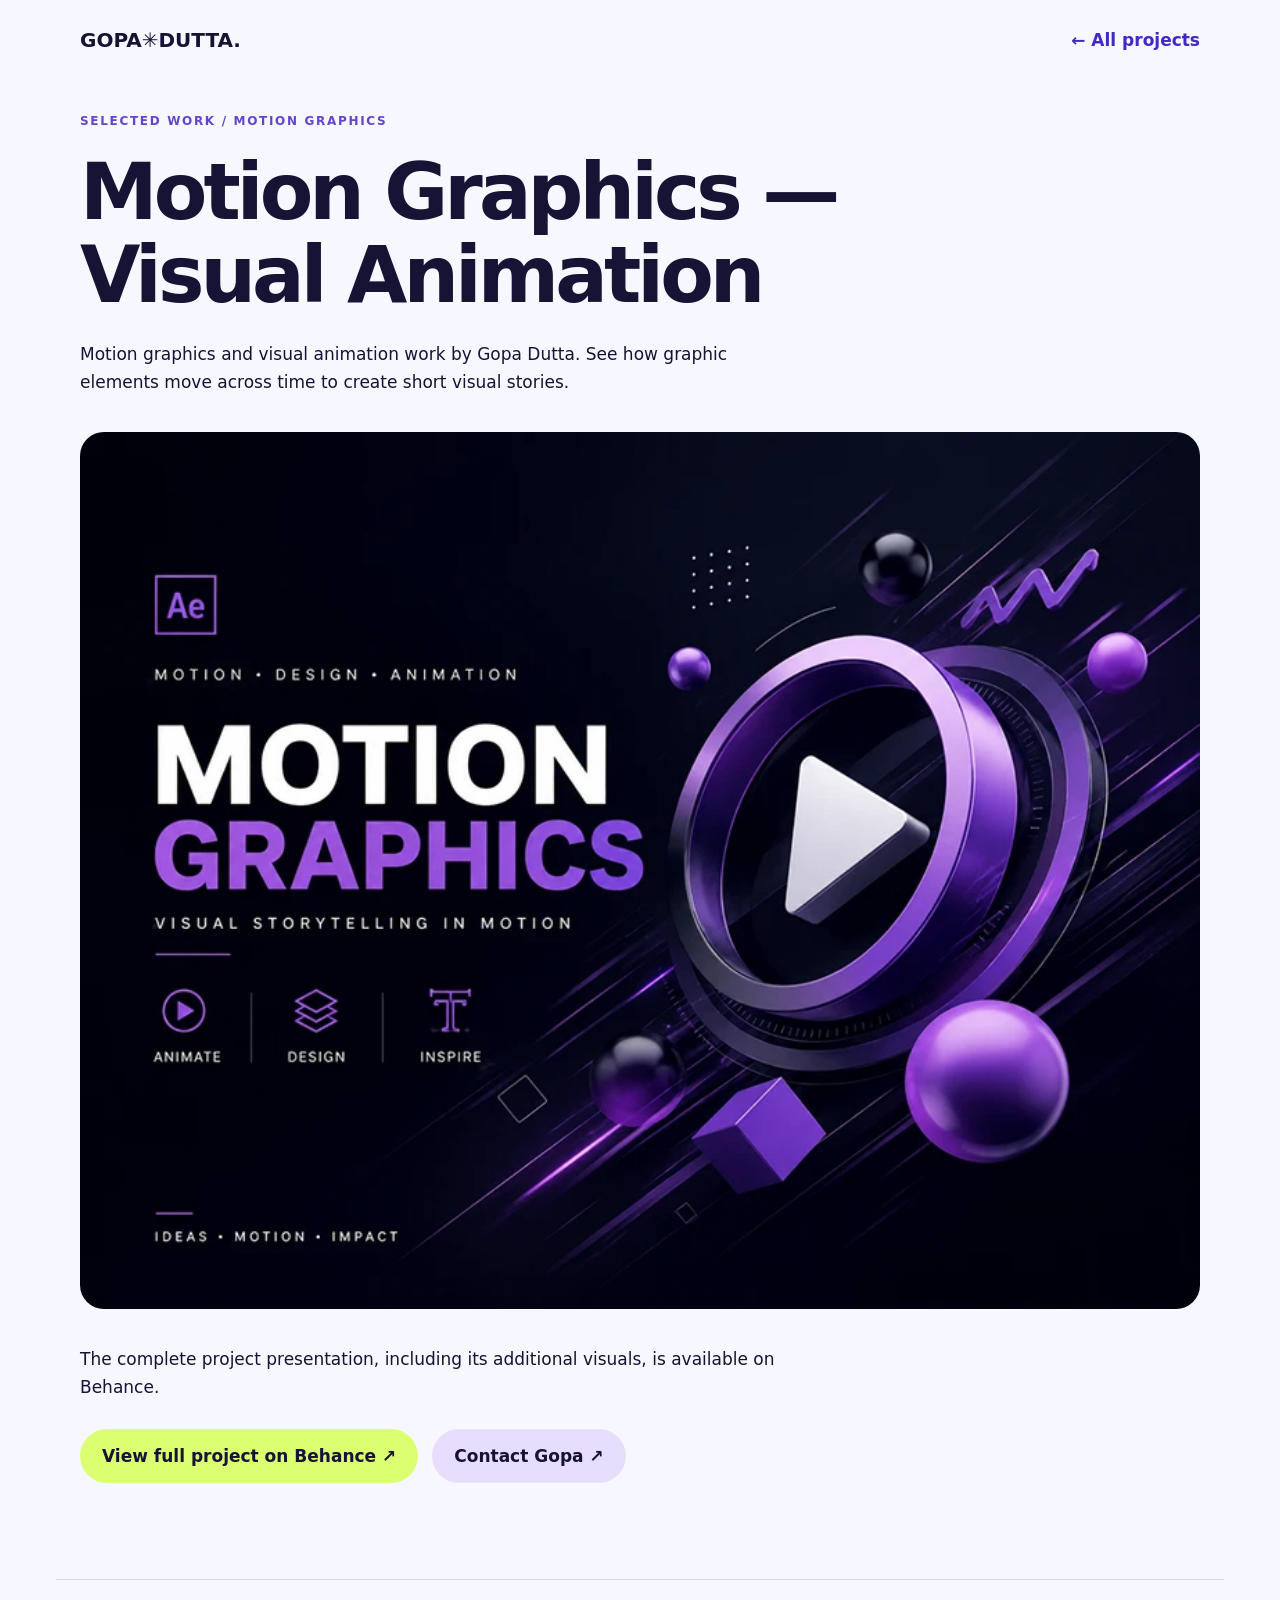
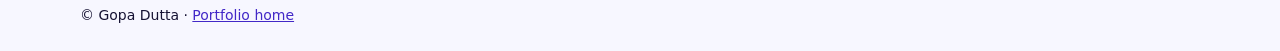
<file: projects/motion-graphics.html>
<!doctype html><html lang="en"><head><meta charset="utf-8"><meta name="viewport" content="width=device-width, initial-scale=1"><meta name="theme-color" content="#3558ff"><title>Motion Graphics — Visual Animation | Gopa Dutta Portfolio</title><meta name="description" content="Motion graphics and visual animation work by Gopa Dutta. See how graphic elements move across time to create short visual stories."><meta name="robots" content="index, follow, max-image-preview:large"><link rel="canonical" href="https://gopaduttaui.github.io/projects/motion-graphics.html"><meta property="og:type" content="article"><meta property="og:title" content="Motion Graphics — Visual Animation | Gopa Dutta"><meta property="og:description" content="Motion graphics and visual animation work by Gopa Dutta. See how graphic elements move across time to create short visual stories."><meta property="og:url" content="https://gopaduttaui.github.io/projects/motion-graphics.html"><meta property="og:image" content="https://gopaduttaui.github.io/assets/project-2.webp"><meta name="twitter:card" content="summary_large_image"><script type="application/ld+json">{"@context":"https://schema.org","@type":"CreativeWork","name":"Motion Graphics — Visual Animation","description":"Motion graphics and visual animation work by Gopa Dutta. See how graphic elements move across time to create short visual stories.","url":"https://gopaduttaui.github.io/projects/motion-graphics.html","image":"https://gopaduttaui.github.io/assets/project-2.webp","creator":{"@id":"https://gopaduttaui.github.io/#gopa"},"sameAs":"https://www.behance.net/gallery/255665245/Motion-Graphics-Visual-Animation"}</script><style>body{margin:0;background:#f7f7ff;color:#161334;font:17px/1.65 system-ui,-apple-system,sans-serif}header,main,footer{max-width:1120px;margin:auto;padding:24px}header{display:flex;justify-content:space-between;align-items:center}a{color:#4228c7}header a{text-decoration:none;font-weight:700}.brand{font-size:20px;color:#161334}.eyebrow{font-size:12px;letter-spacing:.14em;text-transform:uppercase;font-weight:800;color:#6345ce}h1{font-size:clamp(38px,7vw,78px);line-height:1.06;letter-spacing:-.05em;margin:18px 0 24px;max-width:950px}p{max-width:720px}figure{margin:36px 0;background:#e5dfff;border-radius:24px;overflow:hidden}img{display:block;width:100%;height:auto}.actions{display:flex;flex-wrap:wrap;gap:14px;margin:28px 0 72px}.button{display:inline-block;background:#dbff70;color:#161334;padding:13px 22px;border-radius:100px;text-decoration:none;font-weight:750}.secondary{background:#e7defd}footer{border-top:1px solid #d8d4e8;font-size:14px}</style></head><body><header><a class="brand" href="/">GOPA✳DUTTA.</a><a href="/#work">← All projects</a></header><main><span class="eyebrow">Selected work / Motion graphics</span><h1>Motion Graphics — Visual Animation</h1><p>Motion graphics and visual animation work by Gopa Dutta. See how graphic elements move across time to create short visual stories.</p><figure><img src="/assets/project-2.webp" alt="Motion Graphics — Visual Animation cover artwork by Gopa Dutta" width="1200" height="900"></figure><p>The complete project presentation, including its additional visuals, is available on Behance.</p><div class="actions"><a class="button" href="https://www.behance.net/gallery/255665245/Motion-Graphics-Visual-Animation" target="_blank" rel="noopener noreferrer">View full project on Behance ↗</a><a class="button secondary" href="/#contact">Contact Gopa ↗</a></div></main><footer>© Gopa Dutta · <a href="/">Portfolio home</a></footer></body></html>
</file>
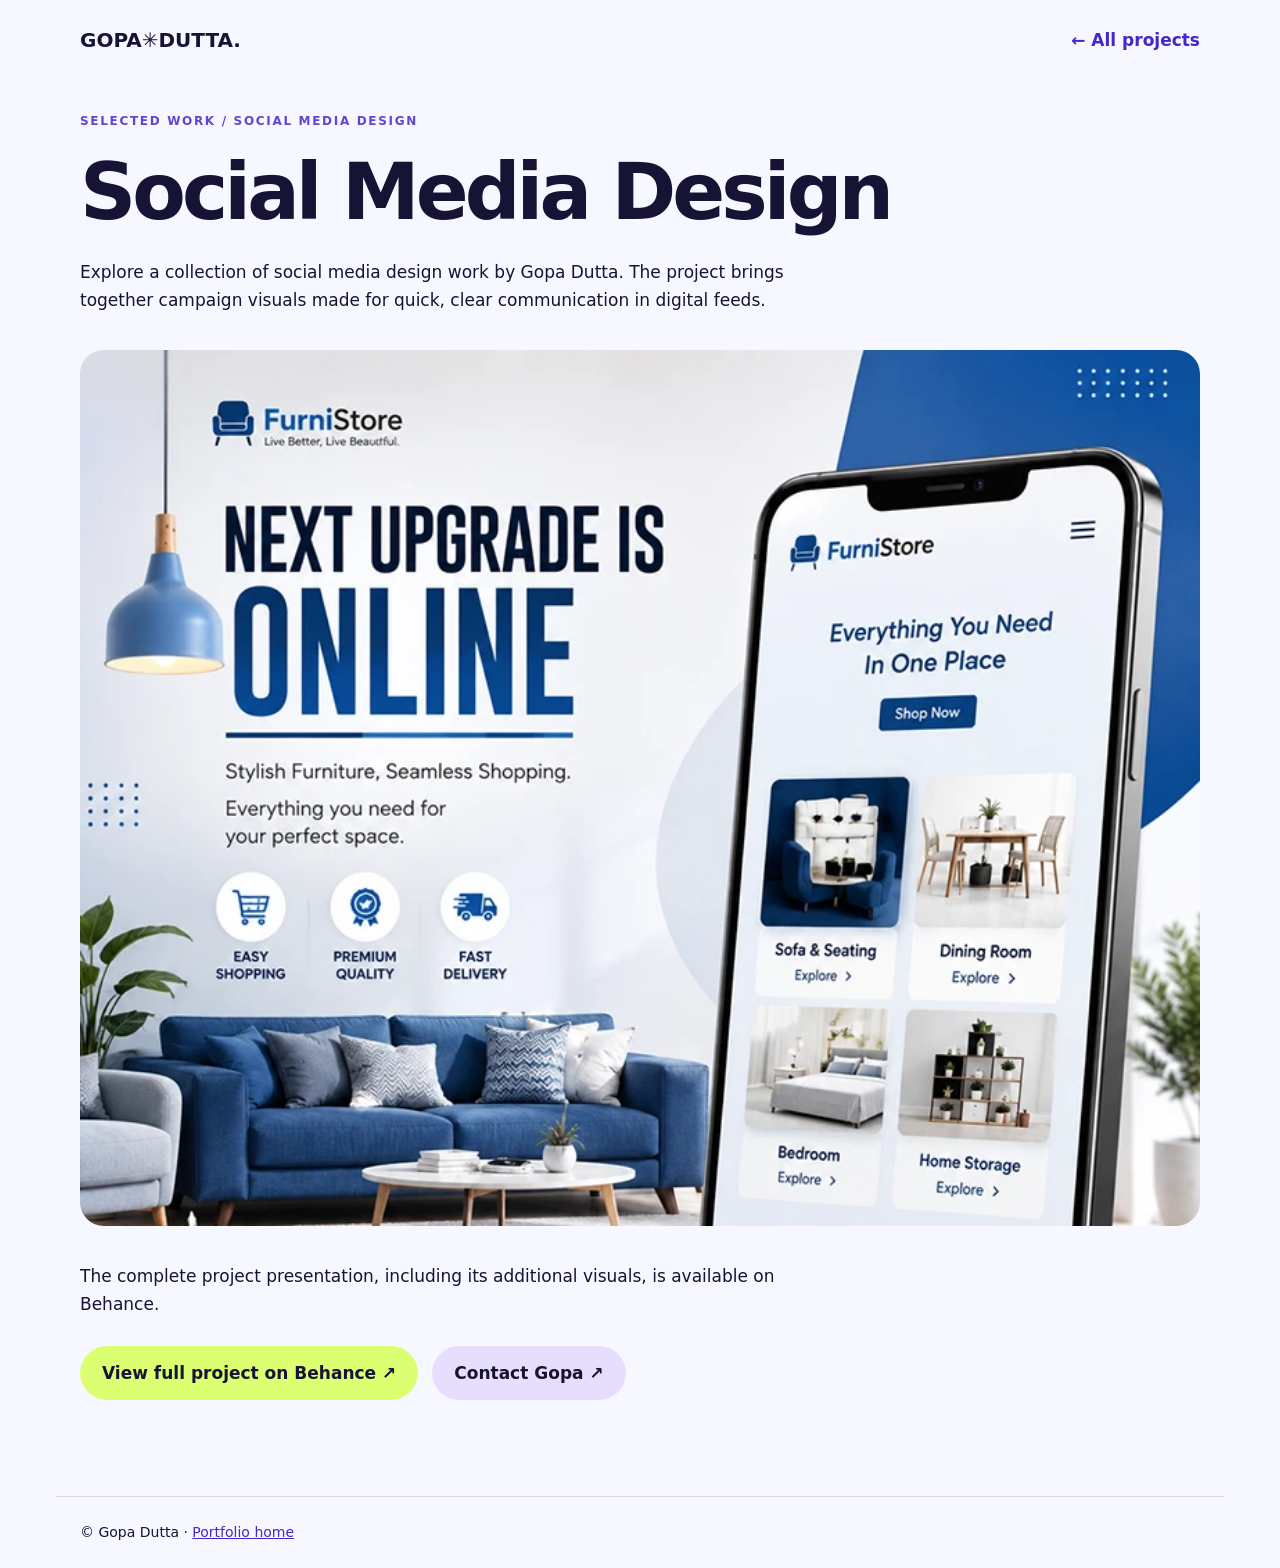
<file: projects/social-media-design.html>
<!doctype html><html lang="en"><head><meta charset="utf-8"><meta name="viewport" content="width=device-width, initial-scale=1"><meta name="theme-color" content="#3558ff"><title>Social Media Design | Gopa Dutta Portfolio</title><meta name="description" content="Explore a collection of social media design work by Gopa Dutta. The project brings together campaign visuals made for quick, clear communication in digital feeds."><meta name="robots" content="index, follow, max-image-preview:large"><link rel="canonical" href="https://gopaduttaui.github.io/projects/social-media-design.html"><meta property="og:type" content="article"><meta property="og:title" content="Social Media Design | Gopa Dutta"><meta property="og:description" content="Explore a collection of social media design work by Gopa Dutta. The project brings together campaign visuals made for quick, clear communication in digital feeds."><meta property="og:url" content="https://gopaduttaui.github.io/projects/social-media-design.html"><meta property="og:image" content="https://gopaduttaui.github.io/assets/project-1.webp"><meta name="twitter:card" content="summary_large_image"><script type="application/ld+json">{"@context":"https://schema.org","@type":"CreativeWork","name":"Social Media Design","description":"Explore a collection of social media design work by Gopa Dutta. The project brings together campaign visuals made for quick, clear communication in digital feeds.","url":"https://gopaduttaui.github.io/projects/social-media-design.html","image":"https://gopaduttaui.github.io/assets/project-1.webp","creator":{"@id":"https://gopaduttaui.github.io/#gopa"},"sameAs":"https://www.behance.net/gallery/255666419/Social-Media-Design"}</script><style>body{margin:0;background:#f7f7ff;color:#161334;font:17px/1.65 system-ui,-apple-system,sans-serif}header,main,footer{max-width:1120px;margin:auto;padding:24px}header{display:flex;justify-content:space-between;align-items:center}a{color:#4228c7}header a{text-decoration:none;font-weight:700}.brand{font-size:20px;color:#161334}.eyebrow{font-size:12px;letter-spacing:.14em;text-transform:uppercase;font-weight:800;color:#6345ce}h1{font-size:clamp(38px,7vw,78px);line-height:1.06;letter-spacing:-.05em;margin:18px 0 24px;max-width:950px}p{max-width:720px}figure{margin:36px 0;background:#e5dfff;border-radius:24px;overflow:hidden}img{display:block;width:100%;height:auto}.actions{display:flex;flex-wrap:wrap;gap:14px;margin:28px 0 72px}.button{display:inline-block;background:#dbff70;color:#161334;padding:13px 22px;border-radius:100px;text-decoration:none;font-weight:750}.secondary{background:#e7defd}footer{border-top:1px solid #d8d4e8;font-size:14px}</style></head><body><header><a class="brand" href="/">GOPA✳DUTTA.</a><a href="/#work">← All projects</a></header><main><span class="eyebrow">Selected work / Social media design</span><h1>Social Media Design</h1><p>Explore a collection of social media design work by Gopa Dutta. The project brings together campaign visuals made for quick, clear communication in digital feeds.</p><figure><img src="/assets/project-1.webp" alt="Social Media Design cover artwork by Gopa Dutta" width="1200" height="900"></figure><p>The complete project presentation, including its additional visuals, is available on Behance.</p><div class="actions"><a class="button" href="https://www.behance.net/gallery/255666419/Social-Media-Design" target="_blank" rel="noopener noreferrer">View full project on Behance ↗</a><a class="button secondary" href="/#contact">Contact Gopa ↗</a></div></main><footer>© Gopa Dutta · <a href="/">Portfolio home</a></footer></body></html>
</file>
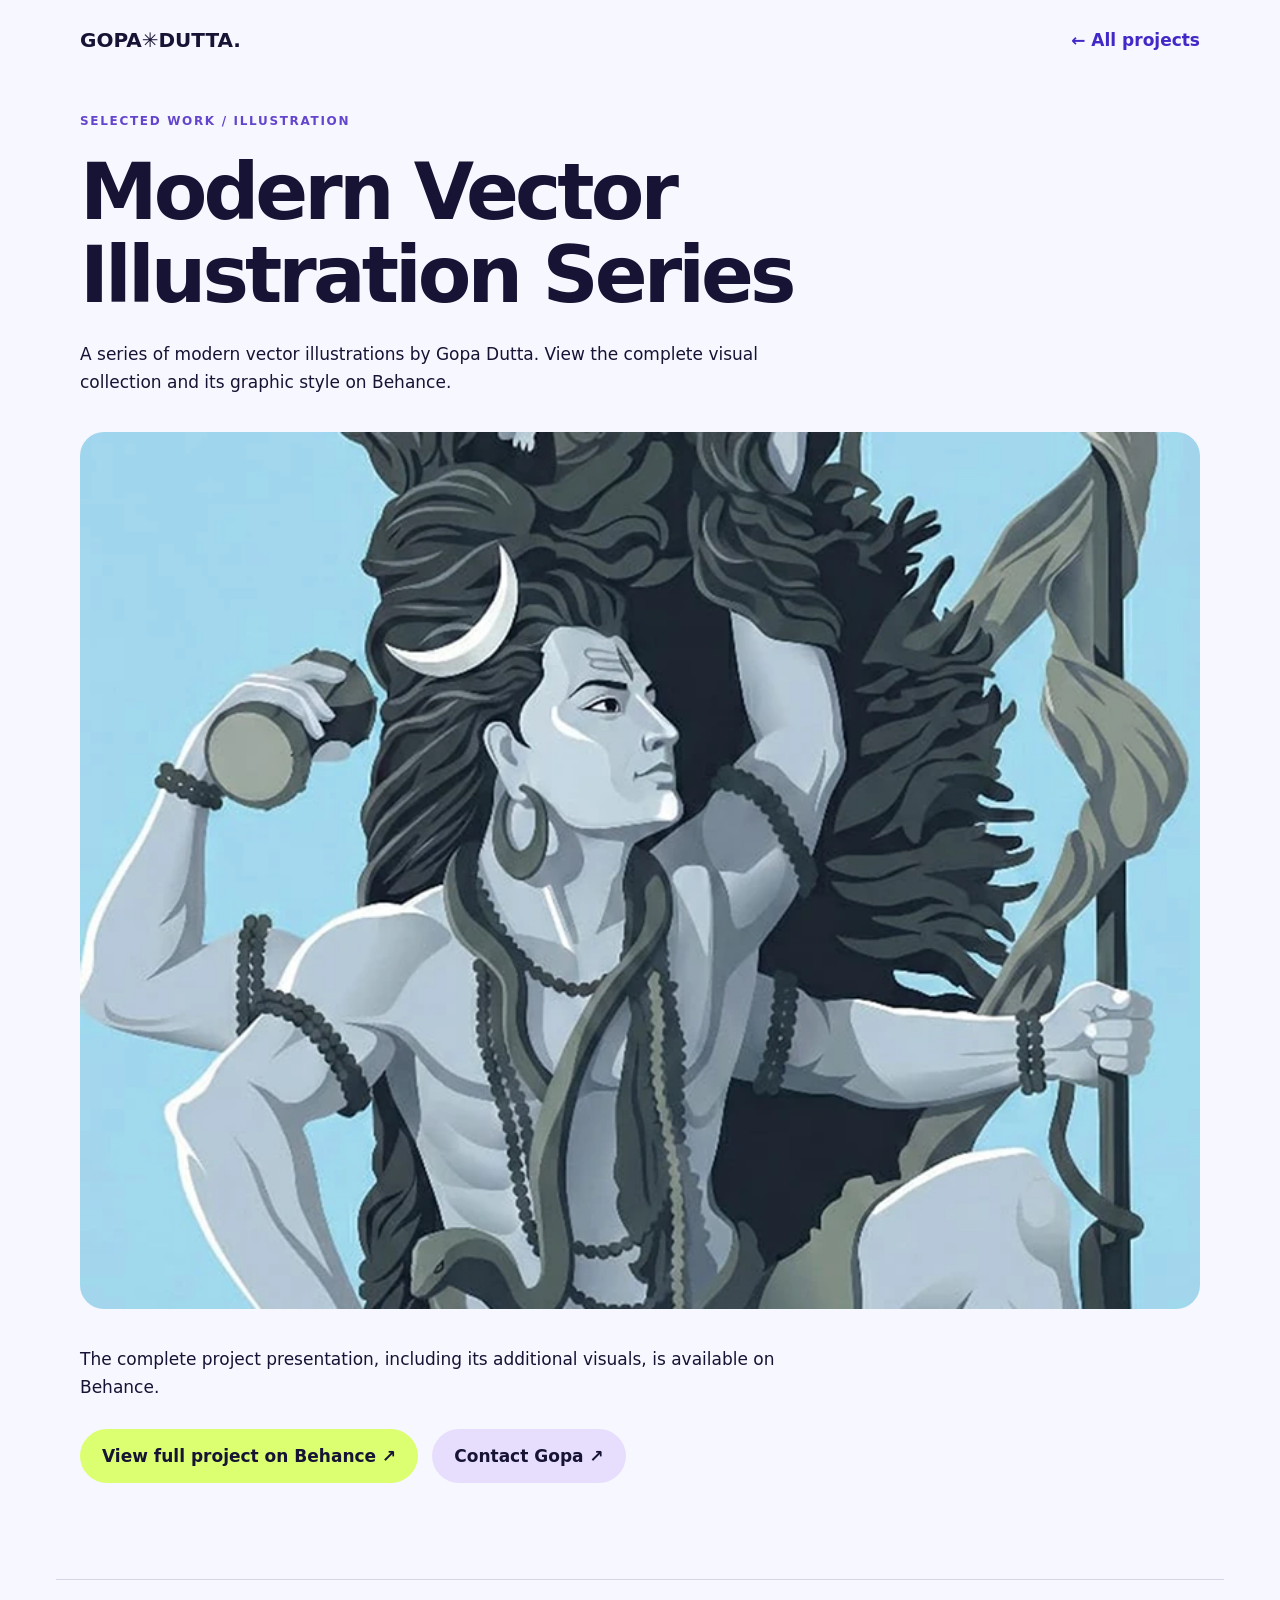
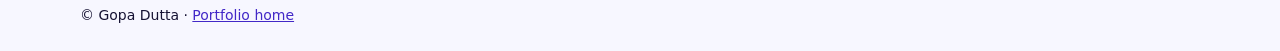
<file: projects/vector-illustration.html>
<!doctype html><html lang="en"><head><meta charset="utf-8"><meta name="viewport" content="width=device-width, initial-scale=1"><meta name="theme-color" content="#3558ff"><title>Modern Vector Illustration Series | Gopa Dutta Portfolio</title><meta name="description" content="A series of modern vector illustrations by Gopa Dutta. View the complete visual collection and its graphic style on Behance."><meta name="robots" content="index, follow, max-image-preview:large"><link rel="canonical" href="https://gopaduttaui.github.io/projects/vector-illustration.html"><meta property="og:type" content="article"><meta property="og:title" content="Modern Vector Illustration Series | Gopa Dutta"><meta property="og:description" content="A series of modern vector illustrations by Gopa Dutta. View the complete visual collection and its graphic style on Behance."><meta property="og:url" content="https://gopaduttaui.github.io/projects/vector-illustration.html"><meta property="og:image" content="https://gopaduttaui.github.io/assets/project-6.webp"><meta name="twitter:card" content="summary_large_image"><script type="application/ld+json">{"@context":"https://schema.org","@type":"CreativeWork","name":"Modern Vector Illustration Series","description":"A series of modern vector illustrations by Gopa Dutta. View the complete visual collection and its graphic style on Behance.","url":"https://gopaduttaui.github.io/projects/vector-illustration.html","image":"https://gopaduttaui.github.io/assets/project-6.webp","creator":{"@id":"https://gopaduttaui.github.io/#gopa"},"sameAs":"https://www.behance.net/gallery/243123445/Modern-Vector-Illustration-Series"}</script><style>body{margin:0;background:#f7f7ff;color:#161334;font:17px/1.65 system-ui,-apple-system,sans-serif}header,main,footer{max-width:1120px;margin:auto;padding:24px}header{display:flex;justify-content:space-between;align-items:center}a{color:#4228c7}header a{text-decoration:none;font-weight:700}.brand{font-size:20px;color:#161334}.eyebrow{font-size:12px;letter-spacing:.14em;text-transform:uppercase;font-weight:800;color:#6345ce}h1{font-size:clamp(38px,7vw,78px);line-height:1.06;letter-spacing:-.05em;margin:18px 0 24px;max-width:950px}p{max-width:720px}figure{margin:36px 0;background:#e5dfff;border-radius:24px;overflow:hidden}img{display:block;width:100%;height:auto}.actions{display:flex;flex-wrap:wrap;gap:14px;margin:28px 0 72px}.button{display:inline-block;background:#dbff70;color:#161334;padding:13px 22px;border-radius:100px;text-decoration:none;font-weight:750}.secondary{background:#e7defd}footer{border-top:1px solid #d8d4e8;font-size:14px}</style></head><body><header><a class="brand" href="/">GOPA✳DUTTA.</a><a href="/#work">← All projects</a></header><main><span class="eyebrow">Selected work / Illustration</span><h1>Modern Vector Illustration Series</h1><p>A series of modern vector illustrations by Gopa Dutta. View the complete visual collection and its graphic style on Behance.</p><figure><img src="/assets/project-6.webp" alt="Modern Vector Illustration Series cover artwork by Gopa Dutta" width="1200" height="900"></figure><p>The complete project presentation, including its additional visuals, is available on Behance.</p><div class="actions"><a class="button" href="https://www.behance.net/gallery/243123445/Modern-Vector-Illustration-Series" target="_blank" rel="noopener noreferrer">View full project on Behance ↗</a><a class="button secondary" href="/#contact">Contact Gopa ↗</a></div></main><footer>© Gopa Dutta · <a href="/">Portfolio home</a></footer></body></html>
</file>
<file: styles.css>
:root{--ink:#171915;--paper:#f4f3ed;--lime:#d5fa61;--muted:#6c7067;--line:#d7d9ce;--display:'Space Grotesk',sans-serif;--body:'DM Sans',sans-serif}*{box-sizing:border-box}html{scroll-behavior:smooth}body{margin:0;background:var(--paper);color:var(--ink);font-family:var(--body)}a{color:inherit;text-decoration:none}button{font:inherit}img{display:block;max-width:100%}.wrap{max-width:1440px;margin:auto;padding-left:5vw;padding-right:5vw}.skip{position:absolute;top:-100px;left:1rem;background:var(--lime);padding:.7rem;z-index:99}.skip:focus{top:1rem}.site-header{height:92px;padding:0 5vw;display:flex;align-items:center;gap:5vw;border-bottom:1px solid var(--line);position:relative;z-index:10;background:var(--paper)}.wordmark{font:700 1.45rem var(--display);letter-spacing:-.08em;white-space:nowrap}.wordmark .star{font-size:1.1rem;color:#7fa435;margin:0 .07em}.period,.lime{color:#a6c92e}.site-header nav{display:flex;gap:2.1rem;margin:auto;font-size:.82rem;font-weight:700}.site-header nav a:hover,.text-link:hover,.footer a:hover{color:#6e9721}.nav-cta{border:1px solid var(--ink);border-radius:100px;padding:12px 19px;font-size:.82rem;font-weight:700}.nav-cta span{margin-left:25px}.nav-cta:hover{background:var(--ink);color:white}.menu-toggle{display:none}.hero{min-height:700px;display:grid;grid-template-columns:1fr .95fr;gap:2vw;align-items:center;padding-top:55px;padding-bottom:60px;overflow:hidden}.hero-copy{position:relative;z-index:2}.eyebrow,.kicker{font-size:.72rem;font-weight:700;letter-spacing:.15em}.eyebrow{display:flex;align-items:center;gap:10px;color:#4a5046}.signal{width:9px;height:9px;border-radius:100%;background:#a9d62e;box-shadow:0 0 0 5px #d5fa6160}.hero h1,h2{font-family:var(--display);letter-spacing:-.075em;line-height:.97}.hero h1{font-size:clamp(4rem,6.6vw,7.7rem);margin:34px 0 25px;font-weight:600;white-space:nowrap}.hero h1 em,h2 em{font-style:normal;font-weight:400;font-family:Georgia,serif;letter-spacing:-.08em}.hero-copy>p{max-width:440px;line-height:1.65;color:#5b6056;font-size:1.05rem}.hero-actions{display:flex;align-items:center;gap:30px;margin-top:34px}.button{display:inline-flex;align-items:center;justify-content:space-between;min-width:190px;gap:25px;border-radius:50px;padding:16px 22px;font-weight:700;font-size:.86rem}.button-lime{background:var(--lime)}.button-lime:hover{background:#c3ed40;transform:translateY(-2px)}.text-link{font-weight:700;font-size:.85rem;border-bottom:1px solid currentColor;padding-bottom:5px}.hero-note{display:flex;gap:25px;margin-top:85px;color:#777d71;font-size:.72rem}.hero-note span+span:before{content:'✳';color:#92b32e;margin-right:25px}.hero-art{height:625px;position:relative;isolation:isolate}.hero-art:before{content:'';position:absolute;inset:4% 2% 5% 5%;border-radius:47% 46% 42% 47%;background:#d9e1c1;transform:rotate(-9deg)}.art-ring{position:absolute;width:440px;height:440px;border:1px solid #819a57;border-radius:50%;top:10%;left:9%;transform:rotate(25deg)}.art-ring:after{content:'';position:absolute;inset:28px;border:1px dashed #9bad7e;border-radius:50%}.floating{position:absolute;overflow:hidden;border:7px solid var(--paper);box-shadow:0 20px 40px #191b162c;background:#222;transition:transform .5s}.floating img{width:100%;height:100%;object-fit:cover}.floating-one{width:52%;height:42%;top:8%;left:15%;transform:rotate(-9deg);z-index:2}.floating-two{width:49%;height:40%;top:42%;right:2%;transform:rotate(10deg);z-index:3}.floating-three{width:31%;height:28%;top:52%;left:6%;transform:rotate(-8deg);z-index:4}.hero-art:hover .floating-one{transform:rotate(-5deg) translateY(-8px)}.hero-art:hover .floating-two{transform:rotate(6deg) translateY(-8px)}.art-label{position:absolute;right:0;top:13%;font:700 clamp(2.3rem,4vw,5rem)/.83 var(--display);letter-spacing:-.08em;z-index:4;text-align:right;mix-blend-mode:multiply}.art-label span{font-size:.5em}.round-stamp{position:absolute;bottom:7%;left:34%;background:var(--lime);width:100px;height:100px;border-radius:50%;display:grid;place-items:center;text-align:center;padding:12px;font-size:.62rem;letter-spacing:.1em;font-weight:700;transform:rotate(12deg);z-index:5}.ticker{background:var(--ink);color:var(--paper);overflow:hidden;white-space:nowrap;font:600 1.15rem var(--display);padding:16px 0}.ticker>div{width:max-content;animation:marquee 30s linear infinite}.ticker span{color:var(--lime);margin:0 30px}@keyframes marquee{to{transform:translateX(-50%)}}.section{padding-top:130px;padding-bottom:135px}.section-head{display:flex;justify-content:space-between;align-items:end;gap:4rem;margin-bottom:50px}.section-head h2,.about-grid h2,.contact-heading h2{font-size:clamp(3.4rem,6.4vw,7rem);margin:22px 0 0}.section-head>p{max-width:295px;color:var(--muted);line-height:1.6;margin:0 0 8px;font-size:.9rem}.filters{display:flex;gap:8px;flex-wrap:wrap;margin-bottom:28px}.filters button{background:transparent;border:1px solid #c6c9bd;border-radius:50px;padding:10px 17px;cursor:pointer;color:#54594e;font-size:.78rem;font-weight:700;transition:.2s}.filters button.active,.filters button:hover{background:var(--ink);border-color:var(--ink);color:white}.filters button span{font-size:.64rem;opacity:.7;margin-left:6px}.project-grid{display:grid;grid-template-columns:repeat(3,1fr);gap:26px}.project{min-width:0;animation:rise .45s both}.project:nth-child(3n+2){animation-delay:.06s}.project:nth-child(3n+3){animation-delay:.12s}.project-media{background:#dfe4d0;aspect-ratio:1.12;overflow:hidden;position:relative;display:block}.project-media img{width:100%;height:100%;object-fit:cover;transition:transform .55s}.project-media:hover img{transform:scale(1.06)}.project-arrow{position:absolute;right:15px;top:15px;display:grid;place-items:center;width:43px;height:43px;border-radius:50%;background:var(--lime);font-size:1.4rem;transform:translateY(-70px);transition:.25s}.project-media:hover .project-arrow,.project-media:focus-visible .project-arrow{transform:translateY(0)}.project-info{display:flex;justify-content:space-between;gap:10px;align-items:start;padding:19px 1px 34px}.project-info h3{font:600 1.23rem/1.2 var(--display);letter-spacing:-.045em;margin:0 0 6px}.project-info span{color:var(--muted);font-size:.76rem}.project-number{color:#8d9385!important}.all-work{display:flex;justify-content:space-between;align-items:center;border-top:1px solid var(--ink);border-bottom:1px solid var(--ink);padding:22px 0;font:600 1.25rem var(--display);margin-top:16px}.all-work span{font-size:1.7rem}.all-work:hover{padding-left:10px;color:#6f9429}.about-section{background:#dce3d0;padding:130px 0}.about-grid{display:grid;grid-template-columns:1fr .8fr;gap:11vw}.about-grid h2{max-width:670px}.about-graphic{height:280px;position:relative;overflow:hidden;display:flex;align-items:center}.about-graphic>span{font:600 26rem/.8 var(--display);letter-spacing:-.13em;color:#b9caaa;transform:rotate(-12deg)}.about-graphic>span span{font-size:13rem;color:#9eb06e;vertical-align:middle}.about-graphic small{position:absolute;bottom:10px;left:10px;font-size:.65rem;font-weight:700;letter-spacing:.16em}.about-copy{padding-top:48px}.about-copy p{color:#555e50;line-height:1.8;font-size:.97rem}.about-copy .lead{font:500 clamp(1.35rem,2vw,2.2rem)/1.35 var(--display);letter-spacing:-.04em;color:var(--ink);margin-top:0}.fact-row{display:flex;gap:40px;border-top:1px solid #acb9a5;border-bottom:1px solid #acb9a5;padding:20px 0;margin:30px 0}.fact-row div{display:flex;flex-direction:column;gap:3px}.fact-row strong{font:600 2rem var(--display);letter-spacing:-.07em}.fact-row strong span{color:#719820}.fact-row small{font-size:.68rem;color:#616b5c}.outline-button{border:1px solid var(--ink);border-radius:50px;padding:15px 22px;display:inline-flex;gap:65px;font-weight:700;font-size:.83rem}.outline-button:hover{background:var(--ink);color:white}.skills-layout{display:grid;grid-template-columns:1fr 1fr;gap:9vw}.skills-layout h3{font:600 1.2rem var(--display);margin:0 0 22px}.expertise-list{display:flex;flex-wrap:wrap;gap:10px}.expertise-list span{border:1px solid #bac0b2;border-radius:50px;padding:12px 16px;font-size:.83rem}.ai-title{margin-top:50px!important}.ai-list span{background:#e4ebd4;border-color:#e4ebd4}.tool-grid{display:grid;grid-template-columns:repeat(2,1fr);gap:12px}.tool{display:flex;align-items:center;gap:14px;border:1px solid var(--line);padding:16px;min-height:78px;background:#fbfbf7}.tool-icon{display:grid;place-items:center;width:42px;height:42px;flex:0 0 42px;border-radius:10px;background:var(--tool-bg);color:var(--tool-color)}.tool-icon svg{width:25px;height:25px}.tool strong{display:block;font:.7rem var(--body);color:var(--muted);margin-top:4px}.tool span{font-weight:700;font-size:.84rem}.experience-section{background:var(--ink);color:var(--paper);padding:130px 0}.experience-section .section-head>p{color:#a5aa9d}.timeline{border-top:1px solid #575b54}.timeline article{display:grid;grid-template-columns:25% 1fr 50px;gap:20px;border-bottom:1px solid #575b54;padding:35px 0}.time{color:var(--lime);font-size:.74rem;font-weight:700;letter-spacing:.08em}.timeline h3{font:500 clamp(1.45rem,2.6vw,2.5rem) var(--display);letter-spacing:-.05em;margin:0}.timeline h4{font-size:.85rem;font-weight:600;color:var(--lime);margin:10px 0 16px}.timeline p{max-width:630px;color:#aeb3a7;line-height:1.7;font-size:.9rem}.timeline-index{font:500 1rem var(--display);color:#8d9586}.contact-section{background:var(--lime);padding:130px 0 100px}.contact-heading{display:flex;justify-content:space-between;align-items:center}.contact-heading h2{font-size:clamp(4.7rem,10vw,11rem);margin:25px 0}.asterisk{font-size:clamp(6rem,17vw,18rem);line-height:1;animation:spin 30s linear infinite}@keyframes spin{to{transform:rotate(360deg)}}.contact-section p{font-size:1.05rem;margin:0 0 40px}.email-link{font:500 clamp(1.4rem,3.6vw,4rem) var(--display);letter-spacing:-.06em;border-bottom:2px solid var(--ink);padding-bottom:12px;display:flex;justify-content:space-between;max-width:1000px;overflow-wrap:anywhere}.email-link:hover{opacity:.65}.contact-links{display:flex;gap:30px;margin-top:60px;font-size:.9rem;font-weight:700}.contact-links a:hover{text-decoration:underline}.footer{display:flex;justify-content:space-between;gap:20px;align-items:center;min-height:88px;font-size:.75rem;color:#60665d}@keyframes rise{from{opacity:0;transform:translateY(18px)}to{opacity:1;transform:translateY(0)}}[hidden]{display:none!important}:focus-visible{outline:3px solid #8ebd24;outline-offset:3px}@media(max-width:1050px){.hero{grid-template-columns:1fr .75fr}.hero-art{height:500px}.art-ring{width:320px;height:320px}.hero h1{font-size:6vw}.hero-note{margin-top:45px}.project-grid{grid-template-columns:repeat(2,1fr)}}@media(max-width:700px){.wrap{padding-left:22px;padding-right:22px}.site-header{height:70px;padding:0 22px}.site-header nav{display:none;position:absolute;top:69px;left:0;right:0;background:var(--paper);border-bottom:1px solid var(--line);padding:20px 22px;flex-direction:column;gap:18px}.site-header nav.open{display:flex}.nav-cta{margin-left:auto;padding:10px 13px}.nav-cta span{margin-left:8px}.menu-toggle{display:block;border:0;background:transparent;font-size:1.35rem;margin-left:4px}.hero{display:flex;flex-direction:column;align-items:stretch;padding-top:65px;padding-bottom:30px;gap:20px}.hero h1{font-size:clamp(3.75rem,12vw,6rem);margin:26px 0}.hero-copy>p{font-size:.95rem}.hero-actions{gap:20px}.hero-note{margin-top:45px;gap:15px;flex-wrap:wrap}.hero-note span+span:before{margin-right:12px}.hero-art{height:440px;width:100%}.art-ring{left:15%;top:5%}.art-label{right:2%;font-size:3.6rem}.section,.about-section,.experience-section,.contact-section{padding-top:80px;padding-bottom:80px}.section-head{display:block;margin-bottom:33px}.section-head h2,.about-grid h2{font-size:clamp(3.1rem,11vw,5rem)}.section-head>p{margin-top:20px}.project-grid{grid-template-columns:1fr;gap:5px}.project-media{aspect-ratio:1.22}.project-info{padding-bottom:28px}.about-grid,.skills-layout{grid-template-columns:1fr;gap:40px}.about-graphic{height:170px}.about-graphic>span{font-size:17rem}.about-graphic>span span{font-size:8rem}.about-copy{padding-top:0}.fact-row{gap:20px;justify-content:space-between}.tool-grid{grid-template-columns:repeat(2,1fr)}.tool{padding:10px;gap:9px;min-height:68px}.tool-icon{width:34px;height:34px;flex-basis:34px}.tool-icon svg{width:21px;height:21px}.tool span{font-size:.74rem}.timeline article{grid-template-columns:1fr 35px;gap:8px}.timeline .time{grid-column:1/-1}.timeline p{margin-bottom:0}.contact-heading h2{font-size:clamp(4.2rem,13vw,7rem)}.asterisk{font-size:6rem}.email-link{font-size:clamp(1.3rem,5vw,2.4rem)}.contact-links{gap:18px}.footer{font-size:.68rem}.hero h1{white-space:normal}}@media(max-width:390px){.wordmark{font-size:1.18rem}.nav-cta{font-size:.72rem}.hero h1{font-size:3.5rem}.hero-art{height:370px}.art-ring{width:260px;height:260px}.art-label{font-size:2.8rem}.fact-row strong{font-size:1.5rem}.tool-grid{grid-template-columns:1fr 1fr}}

/* Portrait entrance: the original photograph is a clean cutout, not synthesized motion. */
.portrait-stage{overflow:hidden;background:radial-gradient(circle at 50% 44%,#e5eccf 0,#dbe4c5 40%,#d2dcb9 75%,#cad6b0 100%);border-radius:49% 48% 4% 4% / 34% 34% 3% 3%;height:650px;align-self:end;isolation:isolate}
.portrait-stage:before{content:"";position:absolute;inset:0;background:linear-gradient(155deg,#ffffff50,transparent 55%);z-index:1;pointer-events:none}
.portrait-stage:after{display:none}.stage-orbit{position:absolute;border:1px solid #9daE86;border-radius:50%;width:95%;height:75%;left:2%;top:9%;opacity:.75}.stage-orbit-two{width:75%;height:58%;left:13%;top:19%;border-style:dashed;opacity:.45}
.gopa-portrait{position:absolute;z-index:2;bottom:-3%;left:50%;height:94%;width:auto;max-width:none;object-fit:contain;transform:translateX(-50%);filter:drop-shadow(0 16px 25px #3f4a3b37);animation:portrait-arrive 2.65s cubic-bezier(.22,.75,.18,1) both;transform-origin:50% 100%}
@keyframes portrait-arrive{0%{opacity:0;transform:translateX(28%) translateY(10%) scale(.82) rotate(-5deg)}23%{opacity:1}36%{transform:translateX(-20%) translateY(-1%) scale(.9) rotate(2deg)}58%{transform:translateX(-57%) translateY(2%) scale(.97) rotate(-1deg)}77%{transform:translateX(-48%) translateY(-1%) scale(1.015) rotate(.5deg)}100%{opacity:1;transform:translateX(-50%) translateY(0) scale(1) rotate(0)}}
.stage-word{position:absolute;z-index:1;font:700 clamp(2.4rem,4.5vw,5.2rem)/.85 var(--display);letter-spacing:-.09em;color:#7e9664;opacity:.55;white-space:nowrap}.stage-word-top{top:16%;left:-7%;transform:rotate(-90deg) translateX(-25%);transform-origin:left top}.stage-word-bottom{bottom:12%;right:1%;font-size:clamp(2rem,3vw,3.5rem);opacity:.7}.stage-word-bottom span{color:#6d8b47;margin-left:6px}
.portrait-label{position:absolute;z-index:3;top:7%;right:6%;background:#f5f6e8e8;border:1px solid #ffffffb6;border-radius:18px;padding:12px 17px;display:flex;gap:9px;align-items:start;box-shadow:0 10px 35px #4555391e;animation:label-arrive .5s ease 2.1s both;font-size:.62rem;letter-spacing:.09em;font-weight:700}.portrait-label strong{font:500 .9rem var(--display);letter-spacing:-.03em}.portrait-label-dot{width:8px;height:8px;background:#a5cb3b;border-radius:50%;margin-top:3px}
@keyframes label-arrive{from{opacity:0;transform:translateY(12px)}to{opacity:1;transform:translateY(0)}}
.replay-intro{position:absolute;z-index:4;right:5%;bottom:4%;border:1px solid #718065;background:#f5f7eb;border-radius:100px;padding:9px 14px;cursor:pointer;font-size:.75rem;font-weight:700}.replay-intro:hover{background:var(--lime)}
.hero-art.portrait-stage:hover .gopa-portrait{transform:translateX(-50%)}
@media(max-width:1050px){.portrait-stage{height:520px}.gopa-portrait{height:93%}.stage-word-top{font-size:3rem}}
@media(max-width:700px){.portrait-stage{height:min(118vw,500px);width:min(100%,510px);margin:4px auto 0}.gopa-portrait{height:95%}.stage-word-top{font-size:2.7rem}.stage-word-bottom{font-size:2.2rem}.portrait-label{top:6%;right:5%}}
@media(max-width:390px){.portrait-stage{height:380px}.stage-word-bottom{font-size:1.8rem}}
@media(prefers-reduced-motion:reduce){.gopa-portrait,.portrait-label{animation:none!important}.replay-intro{display:none}html{scroll-behavior:auto}}
.portrait-label{left:5%;right:auto;top:6%}
@media(max-width:700px){.portrait-label{left:5%;right:auto;top:5%}}

/* 2026 vibrant creative direction */
:root{--ink:#1a1741;--paper:#fff9f2;--lime:#ffdb4d;--muted:#675f7d;--line:#ded5ed}
body{background:var(--paper);color:var(--ink)}
.site-header{background:#fff9f2;border-bottom:2px solid #1a1741;box-shadow:0 5px 0 #ff5e91;z-index:20}
.wordmark{font-size:1.55rem;letter-spacing:-.09em}.wordmark .star{color:#ff4b80;font-size:1.35rem}.period{color:#3558ff}
.site-header nav a{position:relative}.site-header nav a:hover,.text-link:hover,.footer a:hover{color:#e64379}
.nav-cta{background:#3558ff;border-color:#3558ff;color:white;box-shadow:4px 4px 0 #1a1741}.nav-cta:hover{background:#ff5e91;color:var(--ink);transform:translate(-2px,-2px);box-shadow:6px 6px 0 #1a1741}
.hero{background:radial-gradient(circle at 8% 15%,#fff0cb 0,transparent 22%),radial-gradient(circle at 48% 95%,#ffe2ef 0,transparent 24%);padding-top:45px;padding-bottom:42px}
.eyebrow{color:#3a3277;letter-spacing:.11em;background:#ebe6ff;border:1px solid #c9bbff;border-radius:30px;padding:10px 14px;width:max-content;max-width:100%;font-size:.67rem}.signal{background:#ff4b80;box-shadow:0 0 0 4px #ffb1cb}
.hero h1{color:#17143f}.hero h1 em{color:#f33f79;position:relative;text-shadow:3px 3px 0 #ffd85c}.hero h1 em:after{content:'';height:9px;width:67%;background:#ffe65f;position:absolute;bottom:0;left:16%;z-index:-1;transform:rotate(-2deg)}.hero h1 .lime{color:#3558ff}
.hero-copy>p{color:#514c68;font-size:1.08rem}.hero-note{color:#615d7c}.hero-note span+span:before{color:#f24a80}
.button-lime{background:#ffdb4d;border:2px solid var(--ink);box-shadow:5px 5px 0 #1a1741;transition:.2s}.button-lime:hover{background:#ff5e91;transform:translate(-2px,-2px);box-shadow:7px 7px 0 #1a1741}.text-link{color:#3558ff;border-bottom:2px solid #3558ff}
.portrait-stage{border-radius:43% 43% 3% 3% / 30% 30% 3% 3%;background:radial-gradient(circle at 55% 18%,#ffd2da 0,transparent 31%),linear-gradient(145deg,#e5bfff 0%,#b8a6ff 38%,#6689ff 100%);border:3px solid #21184c;box-shadow:12px 12px 0 #ff5e91}
.portrait-stage:before{background:radial-gradient(circle at 55% 35%,#ffffff58,transparent 35%)}
.stage-orbit{border-color:#fff5ba;opacity:.62}.stage-orbit-two{border-color:#ffffff;opacity:.55}.stage-word{color:#fff2d4;opacity:.35}.stage-word-bottom{color:#fffce9;opacity:.7}.stage-word-bottom span{color:#ffdd49}.gopa-portrait{filter:drop-shadow(0 18px 24px #2b165d4a)}
.replay-intro{background:#fff7e9;border:2px solid var(--ink);color:var(--ink);box-shadow:3px 3px 0 #1a1741}.replay-intro:hover{background:#ffe553}
.ticker{background:#3558ff;color:white;border-top:2px solid #1a1741;border-bottom:2px solid #1a1741}.ticker span{color:#ffe353}
.work-section{background:#fff9f2}.kicker{color:#df3971;letter-spacing:.18em}.section-head h2,.about-grid h2,.contact-heading h2{color:#1a1741}.section-head h2 em{color:#f04880}.section-head>p{color:#625b78}
.filters button{border:2px solid #b5a8d5;color:#4b426d;background:white}.filters button.active,.filters button:hover{background:#3558ff;border-color:#3558ff;color:white;box-shadow:3px 3px 0 #1a1741}
.project{background:#fff;border:2px solid #201b4b;box-shadow:7px 7px 0 #1a1741;transition:transform .25s,box-shadow .25s}.project:hover{transform:translate(-3px,-3px);box-shadow:10px 10px 0 #ff5e91}.project-media{aspect-ratio:1.14;background:#d3c8ff;border-bottom:2px solid #201b4b}.project-arrow{background:#ffdc4e;border:2px solid #1a1741}.project-info{padding:18px 19px 22px;min-height:108px}.project-info h3{color:#201942}.project-number{color:#f04880!important;font-weight:700}
.project:nth-child(3n+2){box-shadow:7px 7px 0 #ff5e91}.project:nth-child(3n+3){box-shadow:7px 7px 0 #3558ff}.all-work{border-color:#1a1741;border-width:2px;color:#3558ff}.all-work:hover{color:#e64379}
.about-section{background:#e8dcff;border-top:2px solid #1a1741;border-bottom:2px solid #1a1741;position:relative;overflow:hidden}.about-section:before{content:'';position:absolute;width:340px;height:340px;border-radius:50%;background:#ffce58;right:-130px;top:-170px;opacity:.8}.about-grid{position:relative;z-index:1}.about-grid h2 em{color:#3859e8}.about-graphic>span{color:#bfa6f3}.about-graphic>span span{color:#fd5990}.about-copy .lead{color:#1a1741}.about-copy p{color:#50446a}.fact-row{border-color:#a891dd}.fact-row strong span{color:#f04880}.fact-row small{color:#5c5076}.outline-button{background:#ffdc4e;border:2px solid #1a1741;box-shadow:4px 4px 0 #1a1741}.outline-button:hover{background:#ff5e91;color:#1a1741}
.skills-section{background:#ffe475;max-width:none;padding-left:max(5vw,calc((100vw - 1296px)/2));padding-right:max(5vw,calc((100vw - 1296px)/2))}.skills-section .section-head h2 em{color:#3558ff}.expertise-list span{border:2px solid #1a1741;background:#fff6d4;box-shadow:2px 2px 0 #1a1741}.ai-list span{background:#ffc6dd}.tool{border:2px solid #1a1741;background:#fffaf4;box-shadow:4px 4px 0 #1a1741}.tool strong{color:#645c79}
.experience-section{background:#302fc7;border-top:2px solid #1a1741;color:#fff}.experience-section .kicker{color:#ffe455}.experience-section .section-head h2{color:#fff}.experience-section .section-head h2 em{color:#ffb6d2}.experience-section .section-head>p,.timeline p{color:#e0ddff}.timeline,.timeline article{border-color:#8a8af0}.time,.timeline h4{color:#ffe65d}.timeline-index{color:#c7c3fa}
.contact-section{background:#ff7eaa;border-top:2px solid #1a1741}.contact-section .kicker{color:#321a78}.contact-heading h2 em{color:#fff6d3}.asterisk{color:#ffe45f;text-shadow:5px 5px 0 #1a1741}.email-link{border-color:#1a1741}.contact-links a{border:2px solid #1a1741;background:#fff7e8;border-radius:30px;padding:11px 16px;box-shadow:3px 3px 0 #1a1741}.footer{background:#fff9f2;color:#514a68}
@media(max-width:700px){.site-header nav{background:#fff9f2}.hero{padding-top:55px}.eyebrow{font-size:.57rem;white-space:normal}.hero h1{font-size:clamp(3.65rem,11.9vw,6rem)}.portrait-stage{box-shadow:7px 7px 0 #ff5e91}.skills-section{padding-left:22px;padding-right:22px}.project{margin-bottom:16px}.contact-links{flex-wrap:wrap}.contact-links a{padding:9px 13px}}
.link-arrow{width:17px;height:17px;display:inline-block;vertical-align:middle;flex:0 0 auto}.nav-cta .link-arrow{margin-left:25px}.button .link-arrow{margin-left:auto}
@media(max-width:700px){.nav-cta .link-arrow{margin-left:8px}}
</file>
